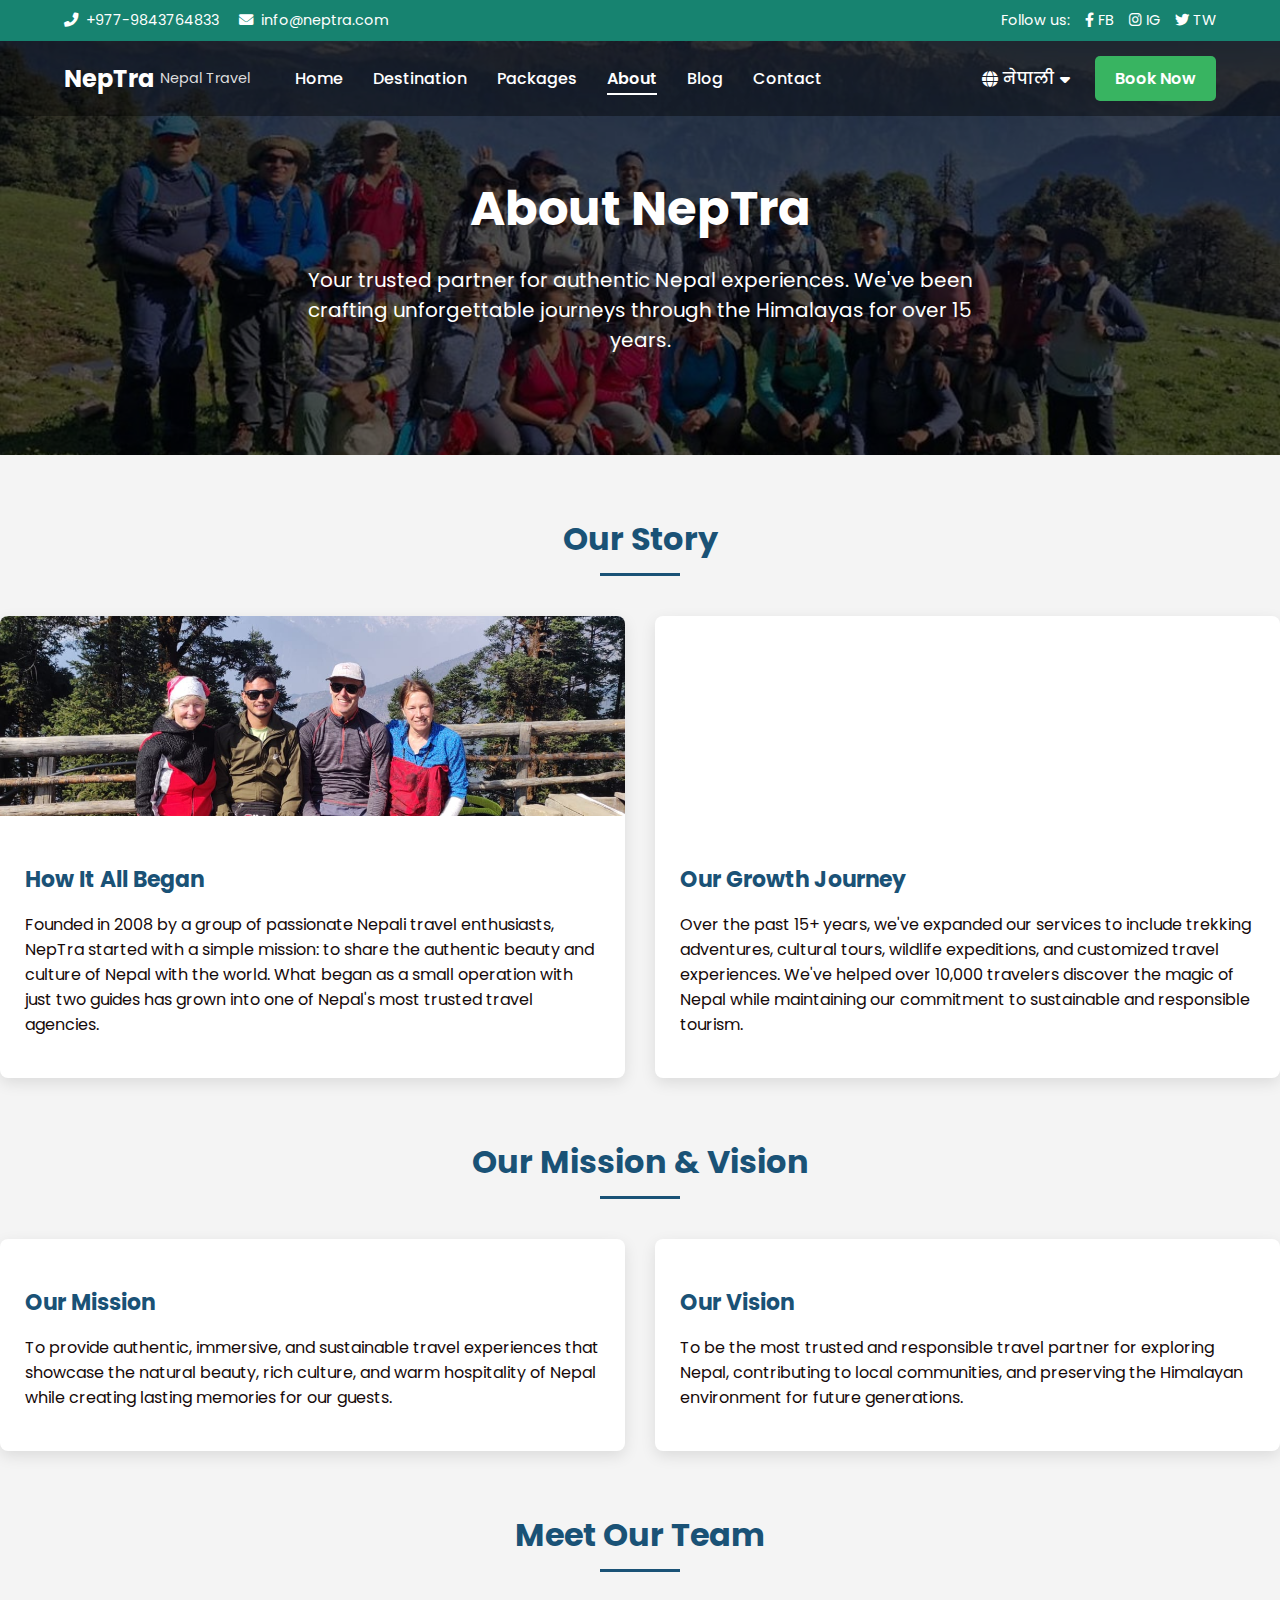
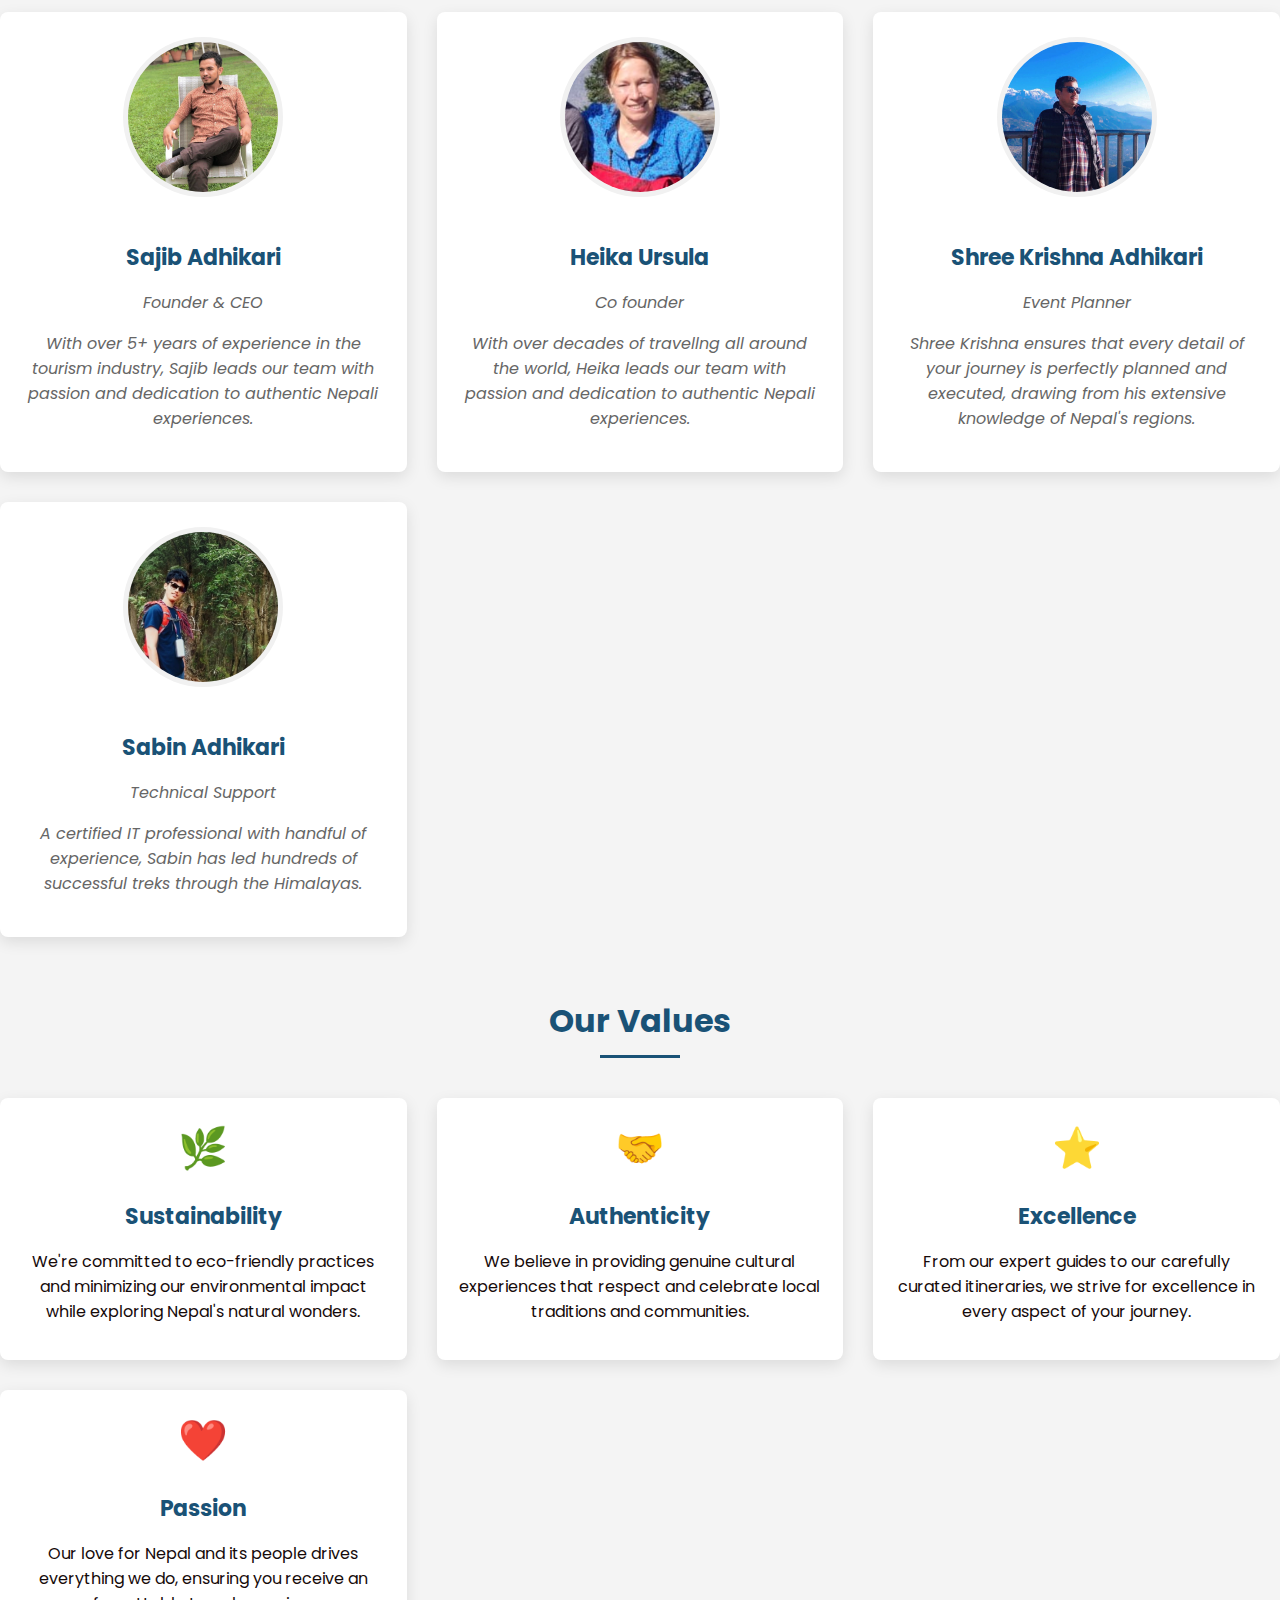
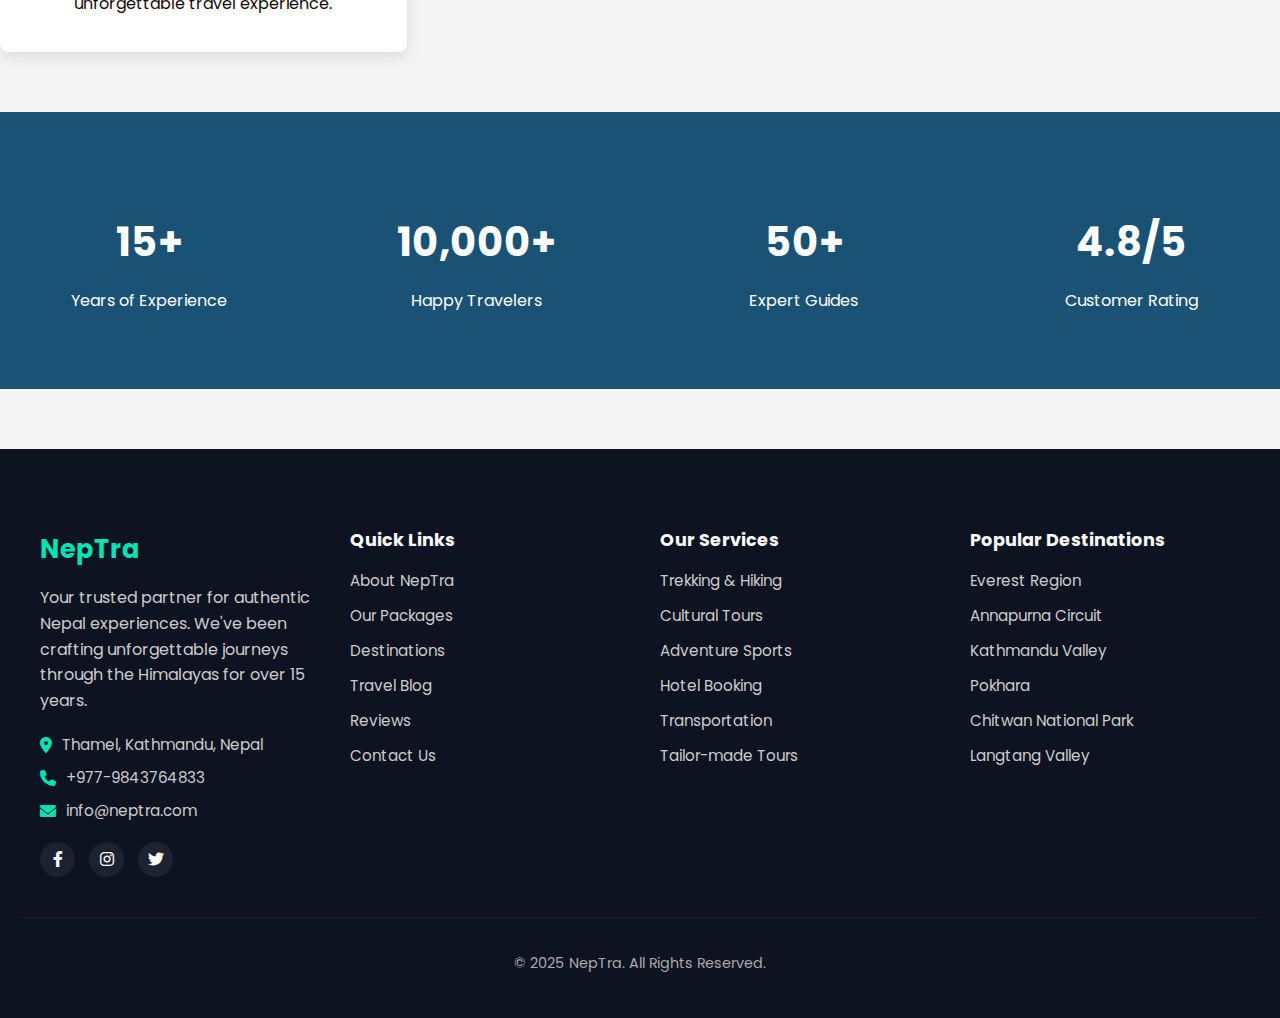
<file: about.html>
<!DOCTYPE html>
<html lang="en">

<head>
  <meta charset="UTF-8">
  <meta name="viewport" content="width=device-width, initial-scale=1.0">
  <title>NepTra - Nepal Travel</title>
  <link rel="stylesheet" href="CSS/about.css">
  <link href="https://fonts.googleapis.com/css2?family=Poppins:wght@300;400;500;600;700&display=swap" rel="stylesheet">
  <link rel="stylesheet" href="https://cdnjs.cloudflare.com/ajax/libs/font-awesome/6.0.0-beta3/css/all.min.css">
</head>

<body>

  <div class="top-bar">
    <div class="top-bar-left">
      <span><i class="fas fa-phone-alt"></i> +977-9843764833</span>
      <span><i class="fas fa-envelope"></i> info@neptra.com</span>
    </div>
    <div class="top-bar-right">
      Follow us:
      <a href="#"><i class="fab fa-facebook-f"></i> FB</a>
      <a href="#"><i class="fab fa-instagram"></i> IG</a>
      <a href="#"><i class="fab fa-twitter"></i> TW</a>
    </div>
  </div>

  <nav class="navbar">
    <div class="navbar-brand">
      <div class="logo"></div>
      <a href="index.html">NepTra</a> <span>Nepal Travel</span>
    </div>
    <div class="nav-links">
      <ul>
        <li><a href="index.html">Home</a></li>
        <li><a href="destinations.html">Destination</a></li>
        <li><a href="packages.html">Packages</a></li>
        <li><a href="about.html" class="active">About</a></li>
        <li><a href="blog.html">Blog</a></li>
        <li><a href="contact.html">Contact</a></li>
      </ul>
    </div>
    <div class="navbar-actions">
      <div class="lang-switcher">
        <i class="fas fa-globe"></i>
        <span>नेपाली</span>
        <i class="fas fa-caret-down"></i>
      </div>
      <a href="#" class="book-now-btn">Book Now</a>
    </div>
  </nav>

  <body>
    <!-- Hero Section -->
    <section class="hero">
      <div class="container">
        <h1>About NepTra</h1>
        <p>Your trusted partner for authentic Nepal experiences. We've been crafting unforgettable journeys through the
          Himalayas for over 15 years.</p>
      </div>
    </section>

    <!-- Our Story Section -->
    <section class="container">
      <h2 class="section-title">Our Story</h2>
      <div class="content-grid">
        <div class="card">
          <div class="card-img"
            style="background-image: url('resources/WhatsApp\ Image\ 2025-09-30\ at\ 21.06.53.jpeg');"></div>
          <div class="card-content">
            <h3>How It All Began</h3>
            <p>Founded in 2008 by a group of passionate Nepali travel enthusiasts, NepTra started with a simple mission:
              to share the authentic beauty and culture of Nepal with the world. What began as a small operation with
              just two guides has grown into one of Nepal's most trusted travel agencies.</p>
          </div>
        </div>
        <div class="card">
          <div class="card-img"
            style="background-image: url('https://images.unsplash.com/photo-1526772662000-3f88f10405ff?ixlib=rb-1.2.1&auto=format&fit=crop&w=1350&q=80');">
          </div>
          <div class="card-content">
            <h3>Our Growth Journey</h3>
            <p>Over the past 15+ years, we've expanded our services to include trekking adventures, cultural tours,
              wildlife expeditions, and customized travel experiences. We've helped over 10,000 travelers discover the
              magic of Nepal while maintaining our commitment to sustainable and responsible tourism.</p>
          </div>
        </div>
      </div>
    </section>

    <!-- Our Mission Section -->
    <section class="container">
      <h2 class="section-title">Our Mission & Vision</h2>
      <div class="content-grid">
        <div class="card">
          <div class="card-content">
            <h3>Our Mission</h3>
            <p>To provide authentic, immersive, and sustainable travel experiences that showcase the natural beauty,
              rich culture, and warm hospitality of Nepal while creating lasting memories for our guests.</p>
          </div>
        </div>
        <div class="card">
          <div class="card-content">
            <h3>Our Vision</h3>
            <p>To be the most trusted and responsible travel partner for exploring Nepal, contributing to local
              communities, and preserving the Himalayan environment for future generations.</p>
          </div>
        </div>
      </div>
    </section>

    <!-- Our Team Section -->
    <section class="container">
      <h2 class="section-title">Meet Our Team</h2>
      <div class="content-grid">
        <div class="card team-member">
          <div class="card-content">
            <img src="resources/daii.jpeg" alt="Team Member" class="team-img">
            <h3>Sajib Adhikari</h3>
            <p>Founder & CEO</p>
            <p>With over 5+ years of experience in the tourism industry, Sajib leads our team with passion and
              dedication to authentic Nepali experiences.</p>
          </div>
        </div>
        <div class="card team-member">
          <div class="card-content">
            <img src="resources/heika.png" alt="Team Member" class="team-img">
            <h3>Heika Ursula</h3>
            <p>Co founder</p>
            <p>With over decades of travellng all around the world, Heika leads our team with passion and dedication to
              authentic Nepali experiences.</p>
          </div>
        </div>

        <div class="card team-member">
          <div class="card-content">
            <img src="resources/dad.jpeg" alt="Team Member" class="team-img">
            <h3>Shree Krishna Adhikari</h3>
            <p>Event Planner</p>
            <p>Shree Krishna ensures that every detail of your journey is perfectly planned and executed, drawing from
              his extensive knowledge of Nepal's regions.</p>
          </div>
        </div>
        <div class="card team-member">
          <div class="card-content">
            <img src="resources/me.jpg" alt="Team Member" class="team-img">
            <h3>Sabin Adhikari</h3>
            <p>Technical Support</p>
            <p>A certified IT professional with handful of experience, Sabin has led hundreds of successful treks
              through the Himalayas.</p>
          </div>
        </div>
      </div>
    </section>

    <!-- Our Values Section -->
    <section class="container">
      <h2 class="section-title">Our Values</h2>
      <div class="content-grid">
        <div class="card value-item">
          <div class="value-icon">🌿</div>
          <h3>Sustainability</h3>
          <p>We're committed to eco-friendly practices and minimizing our environmental impact while exploring Nepal's
            natural wonders.</p>
        </div>
        <div class="card value-item">
          <div class="value-icon">🤝</div>
          <h3>Authenticity</h3>
          <p>We believe in providing genuine cultural experiences that respect and celebrate local traditions and
            communities.</p>
        </div>
        <div class="card value-item">
          <div class="value-icon">⭐</div>
          <h3>Excellence</h3>
          <p>From our expert guides to our carefully curated itineraries, we strive for excellence in every aspect of
            your journey.</p>
        </div>
        <div class="card value-item">
          <div class="value-icon">❤️</div>
          <h3>Passion</h3>
          <p>Our love for Nepal and its people drives everything we do, ensuring you receive an unforgettable travel
            experience.</p>
        </div>
      </div>
    </section>

    <!-- Stats Section -->
    <section class="stats">
      <div class="container">
        <div class="stats-grid">
          <div class="stat-item">
            <h3>15+</h3>
            <p>Years of Experience</p>
          </div>
          <div class="stat-item">
            <h3>10,000+</h3>
            <p>Happy Travelers</p>
          </div>
          <div class="stat-item">
            <h3>50+</h3>
            <p>Expert Guides</p>
          </div>
          <div class="stat-item">
            <h3>4.8/5</h3>
            <p>Customer Rating</p>
          </div>
        </div>
      </div>
    </section>




    <footer>
      <div class="footer-container">

        <!-- About & Contact -->
        <div class="footer-about">
          <h2><span>NepTra</span></h2>
          <p>Your trusted partner for authentic Nepal experiences. We've been crafting unforgettable journeys through
            the Himalayas for over 15 years.</p>

          <ul class="contact-info">
            <li><i class="fas fa-map-marker-alt"></i> Thamel, Kathmandu, Nepal</li>
            <li><i class="fas fa-phone"></i> +977-9843764833</li>
            <li><i class="fas fa-envelope"></i> info@neptra.com</li>
          </ul>

          <div class="social-icons">
            <a href="#"><i class="fab fa-facebook-f"></i></a>
            <a href="#"><i class="fab fa-instagram"></i></a>
            <a href="#"><i class="fab fa-twitter"></i></a>
          </div>
        </div>

        <!-- Quick Links -->
        <div class="footer-col">
          <h3>Quick Links</h3>
          <ul>
            <li><a href="#">About NepTra</a></li>
            <li><a href="#">Our Packages</a></li>
            <li><a href="#">Destinations</a></li>
            <li><a href="#">Travel Blog</a></li>
            <li><a href="#">Reviews</a></li>
            <li><a href="#">Contact Us</a></li>
          </ul>
        </div>

        <!-- Services -->
        <div class="footer-col">
          <h3>Our Services</h3>
          <ul>
            <li><a href="#">Trekking & Hiking</a></li>
            <li><a href="#">Cultural Tours</a></li>
            <li><a href="#">Adventure Sports</a></li>
            <li><a href="#">Hotel Booking</a></li>
            <li><a href="#">Transportation</a></li>
            <li><a href="#">Tailor-made Tours</a></li>
          </ul>
        </div>

        <!-- Popular Destinations -->
        <div class="footer-col">
          <h3>Popular Destinations</h3>
          <ul>
            <li><a href="#">Everest Region</a></li>
            <li><a href="#">Annapurna Circuit</a></li>
            <li><a href="#">Kathmandu Valley</a></li>
            <li><a href="#">Pokhara</a></li>
            <li><a href="#">Chitwan National Park</a></li>
            <li><a href="#">Langtang Valley</a></li>
          </ul>
        </div>

      </div>

      <!-- Bottom copyright -->
      <div class="footer-bottom">
        <p>&copy; 2025 NepTra. All Rights Reserved.</p>
      </div>
    </footer>
</file>
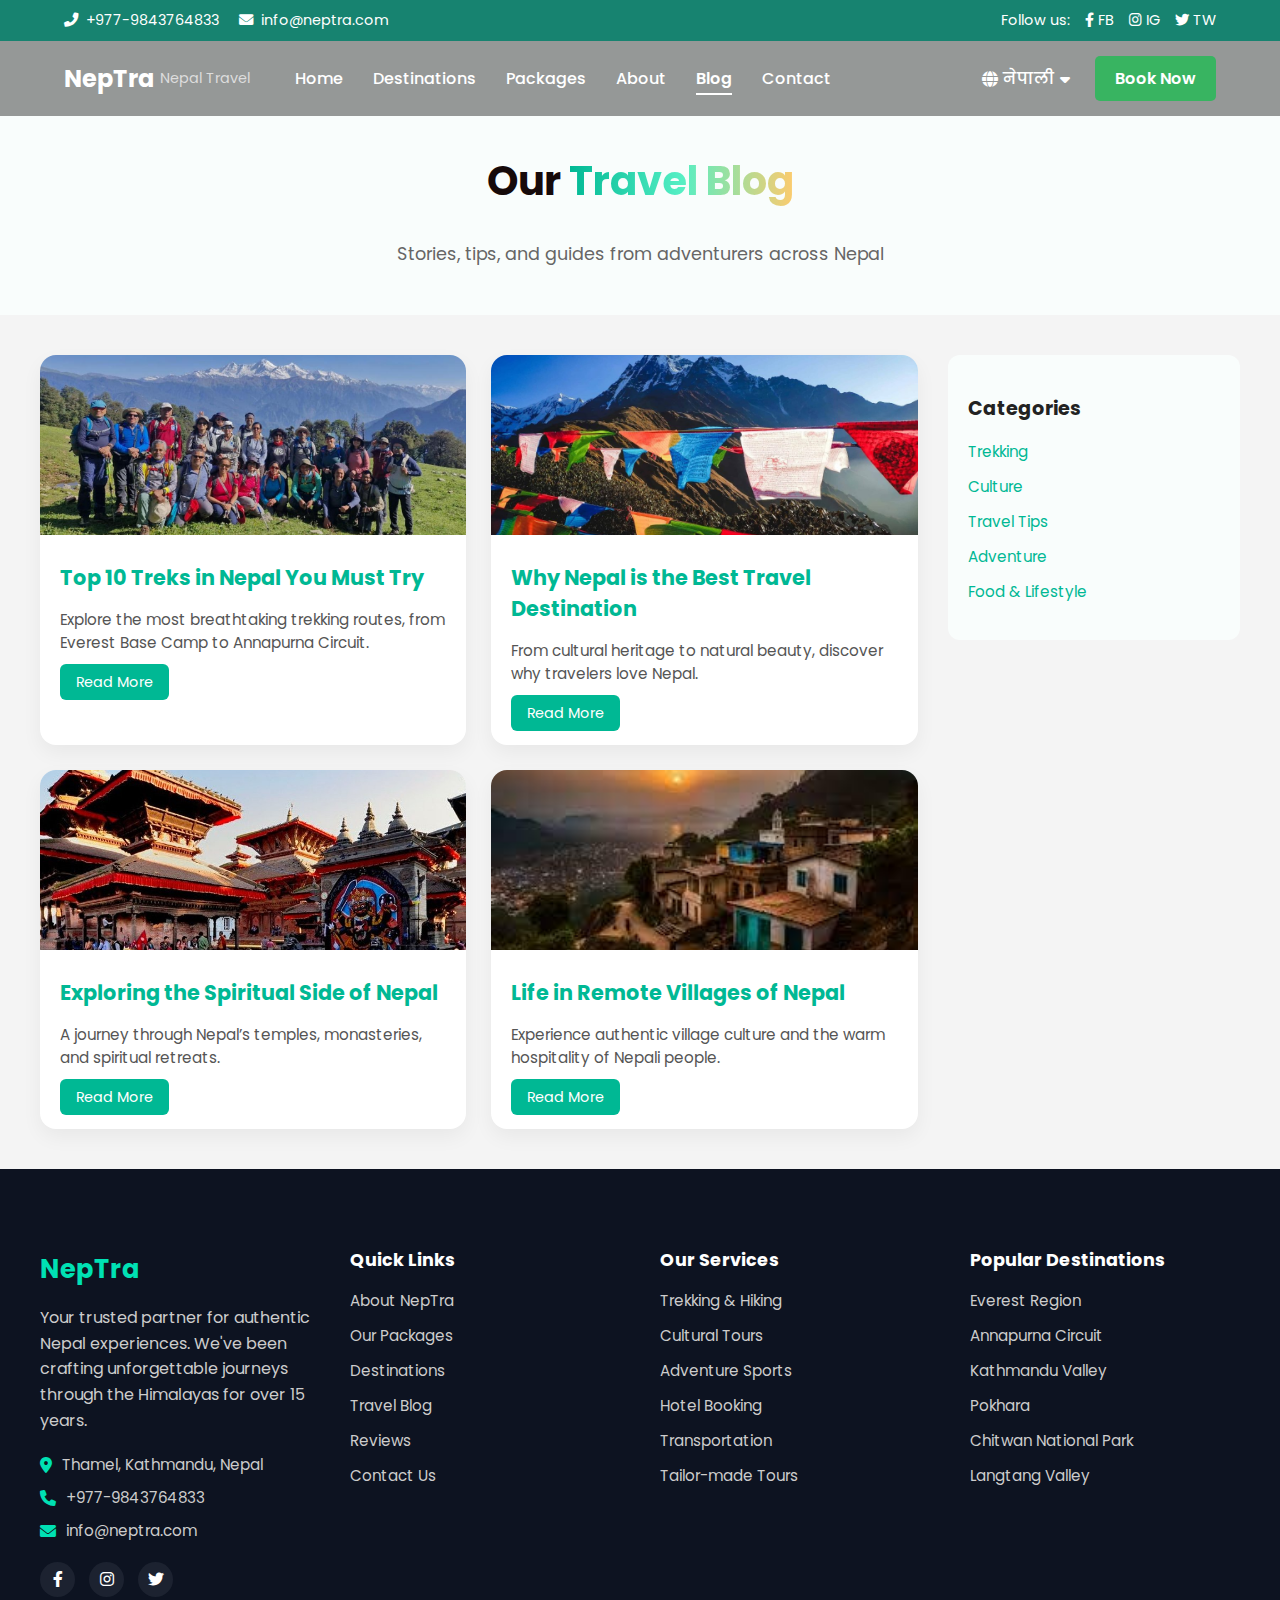
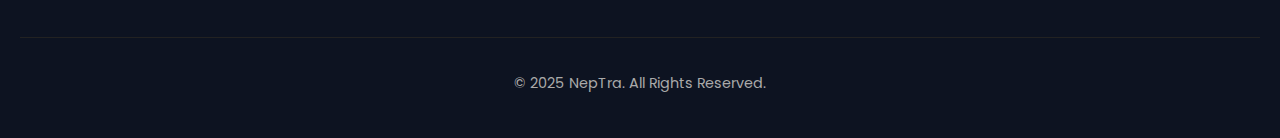
<file: blog.html>
<!DOCTYPE html>
<html lang="en">
<head>
  <meta charset="UTF-8">
  <meta name="viewport" content="width=device-width, initial-scale=1.0">
  <title>NepTra - Travel Packages</title>
  <link rel="stylesheet" href="CSS/blog.css">
  <link rel="stylesheet" href="https://cdnjs.cloudflare.com/ajax/libs/font-awesome/6.0.0-beta3/css/all.min.css">
  <link href="https://fonts.googleapis.com/css2?family=Poppins:wght@300;400;500;600;700&display=swap" rel="stylesheet">
</head>

<body>
  <div class="top-bar">
    <div class="top-bar-left">
      <span><i class="fas fa-phone-alt"></i> +977-9843764833</span>
      <span><i class="fas fa-envelope"></i> info@neptra.com</span>
    </div>
    <div class="top-bar-right">
      Follow us:
      <a href="#"><i class="fab fa-facebook-f"></i> FB</a>
      <a href="#"><i class="fab fa-instagram"></i> IG</a>
      <a href="#"><i class="fab fa-twitter"></i> TW</a>
    </div>
  </div>
  <nav class="navbar">
    <div class="navbar-brand">
      <div class="logo"></div>
      <a href="index.html">NepTra</a> <span>Nepal Travel</span>
    </div>
    <div class="nav-links">
      <ul>
        <li><a href="index.html">Home</a></li>
        <li><a href="destinations.html">Destinations</a></li>
        <li><a href="packages.html"> Packages</a></li>
        <li><a href="about.html">About</a></li>
        <li><a href="blog.html" class="active">Blog</a></li>
        <li><a href="contact.html">Contact</a></li>
      </ul>
    </div>
    <div class="navbar-actions">
      <div class="lang-switcher">
        <i class="fas fa-globe"></i>
        <span>नेपाली</span>
        <i class="fas fa-caret-down"></i>
      </div>
      <a href="#" class="book-now-btn">Book Now</a>
    </div>
  </nav>

   <!-- Blog Header -->
  <header>
    <h1>Our <span>Travel Blog</span></h1>
    <p>Stories, tips, and guides from adventurers across Nepal</p>
  </header>

  <!-- Blog Section -->
  <section class="blog-container">
    <!-- Blog Posts -->
    <div class="blog-posts">
      <div class="post-card">
        <img src="/resources/Trekking_03.jpg" alt="Blog 1">
        <div class="post-content">
          <h3>Top 10 Treks in Nepal You Must Try</h3>
          <p>Explore the most breathtaking trekking routes, from Everest Base Camp to Annapurna Circuit.</p>
          <a href="#">Read More</a>
        </div>
      </div>

      <div class="post-card">
        <img src="resources/npt.jpg" alt="Blog 2">
        <div class="post-content">
          <h3>Why Nepal is the Best Travel Destination</h3>
          <p>From cultural heritage to natural beauty, discover why travelers love Nepal.</p>
          <a href="#">Read More</a>
        </div>
      </div>

      <div class="post-card">
        <img src="resources/1-6.jpg" alt="Blog 3">
        <div class="post-content">
          <h3>Exploring the Spiritual Side of Nepal</h3>
          <p>A journey through Nepal’s temples, monasteries, and spiritual retreats.</p>
          <a href="#">Read More</a>
        </div>
      </div>

      <div class="post-card">
        <img src="resources/images (6).jpg" alt="Blog 4">
        <div class="post-content">
          <h3>Life in Remote Villages of Nepal</h3>
          <p>Experience authentic village culture and the warm hospitality of Nepali people.</p>
          <a href="#">Read More</a>
        </div>
      </div>
    </div>

    <!-- Sidebar -->
    <aside class="sidebar">
      <h3>Categories</h3>
      <ul>
        <li><a href="#">Trekking</a></li>
        <li><a href="#">Culture</a></li>
        <li><a href="#">Travel Tips</a></li>
        <li><a href="#">Adventure</a></li>
        <li><a href="#">Food & Lifestyle</a></li>
      </ul>
    </aside>
  </section>

    <!-- ===== FOOTER ===== -->
  <footer>
    <div class="footer-container">

      <!-- About & Contact -->
      <div class="footer-about">
        <h2><span>NepTra</span></h2>
        <p>Your trusted partner for authentic Nepal experiences. We've been crafting unforgettable journeys through the
          Himalayas for over 15 years.</p>

        <ul class="contact-info">
          <li><i class="fas fa-map-marker-alt"></i> Thamel, Kathmandu, Nepal</li>
          <li><i class="fas fa-phone"></i> +977-9843764833</li>
          <li><i class="fas fa-envelope"></i> info@neptra.com</li>
        </ul>

        <div class="social-icons">
          <a href="#"><i class="fab fa-facebook-f"></i></a>
          <a href="#"><i class="fab fa-instagram"></i></a>
          <a href="#"><i class="fab fa-twitter"></i></a>
        </div>
      </div>

      <!-- Quick Links -->
      <div class="footer-col">
        <h3>Quick Links</h3>
        <ul>
          <li><a href="#">About NepTra</a></li>
          <li><a href="#">Our Packages</a></li>
          <li><a href="#">Destinations</a></li>
          <li><a href="#">Travel Blog</a></li>
          <li><a href="#">Reviews</a></li>
          <li><a href="#">Contact Us</a></li>
        </ul>
      </div>

      <!-- Services -->
      <div class="footer-col">
        <h3>Our Services</h3>
        <ul>
          <li><a href="#">Trekking & Hiking</a></li>
          <li><a href="#">Cultural Tours</a></li>
          <li><a href="#">Adventure Sports</a></li>
          <li><a href="#">Hotel Booking</a></li>
          <li><a href="#">Transportation</a></li>
          <li><a href="#">Tailor-made Tours</a></li>
        </ul>
      </div>

      <!-- Popular Destinations -->
      <div class="footer-col">
        <h3>Popular Destinations</h3>
        <ul>
          <li><a href="#">Everest Region</a></li>
          <li><a href="#">Annapurna Circuit</a></li>
          <li><a href="#">Kathmandu Valley</a></li>
          <li><a href="#">Pokhara</a></li>
          <li><a href="#">Chitwan National Park</a></li>
          <li><a href="#">Langtang Valley</a></li>
        </ul>
      </div>

    </div>

    <!-- Bottom copyright -->
    <div class="footer-bottom">
      <p>&copy; 2025 NepTra. All Rights Reserved.</p>
    </div>
  </footer>
</file>
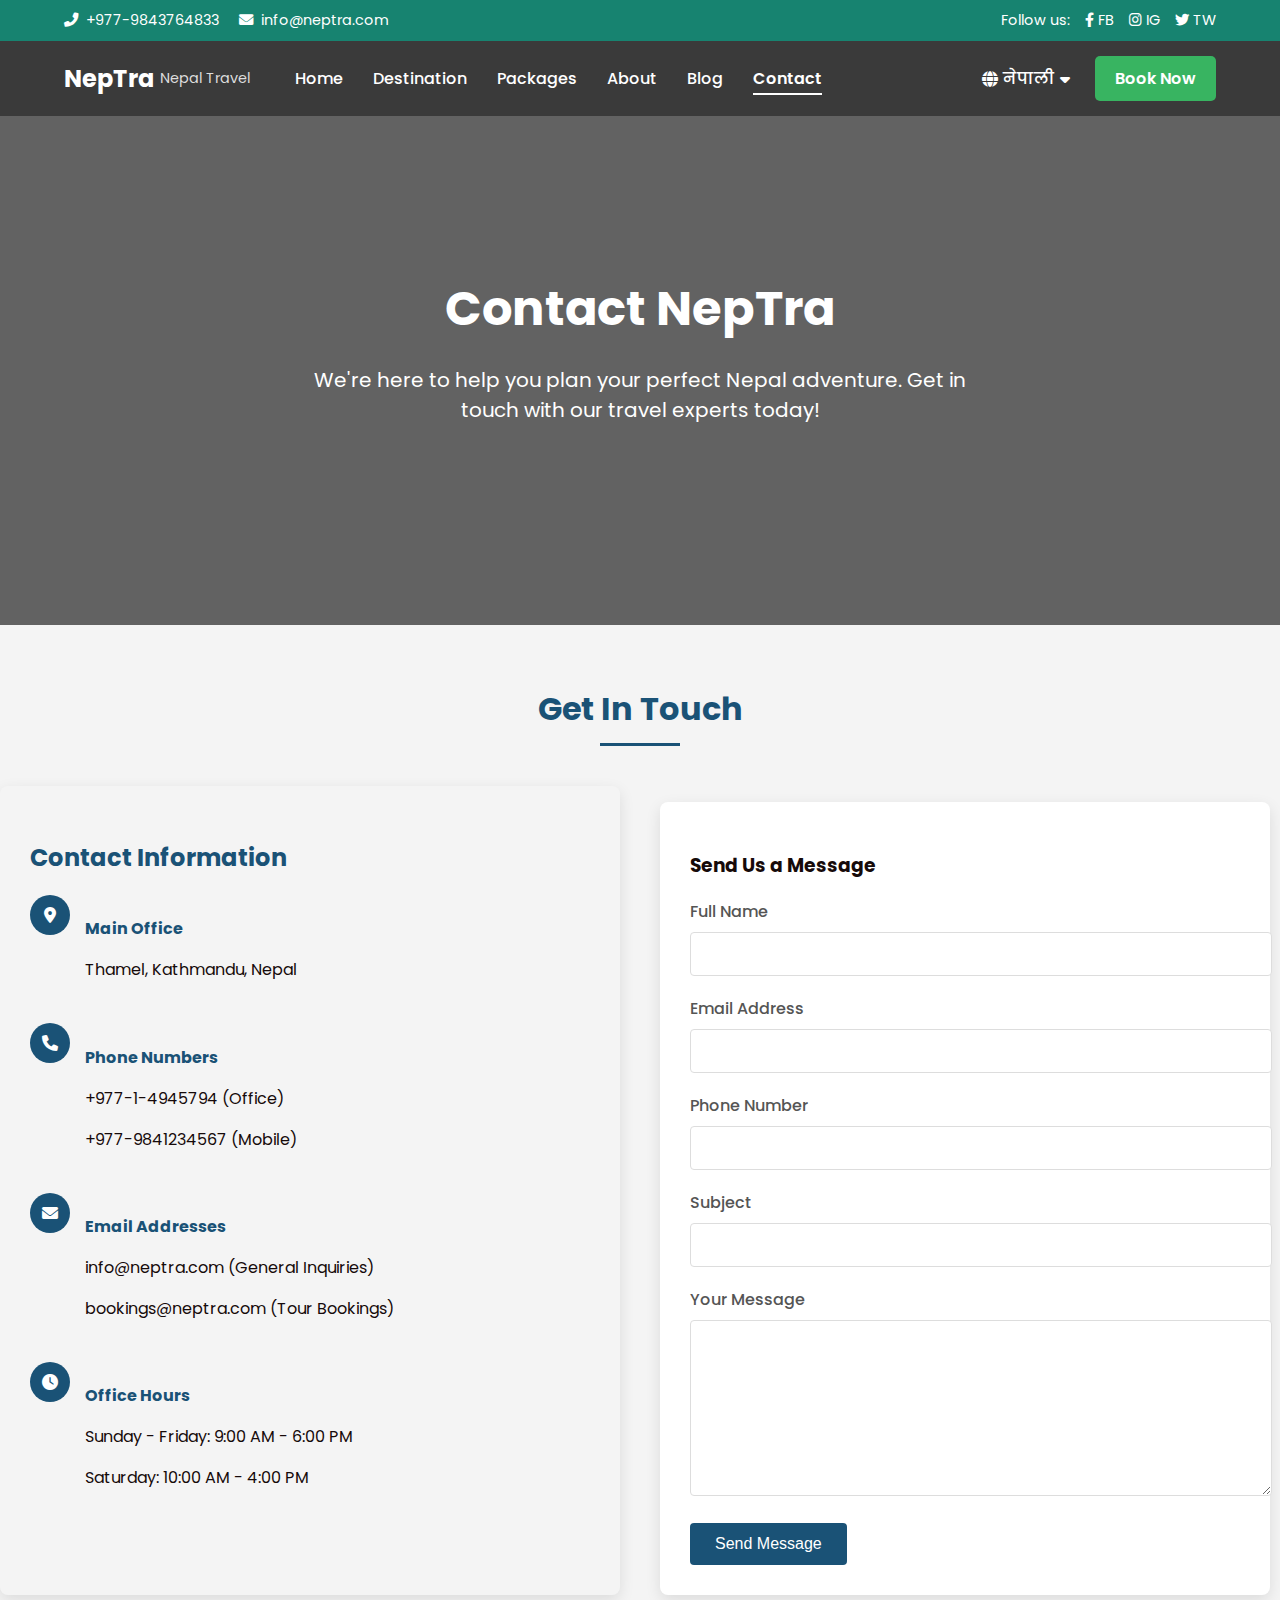
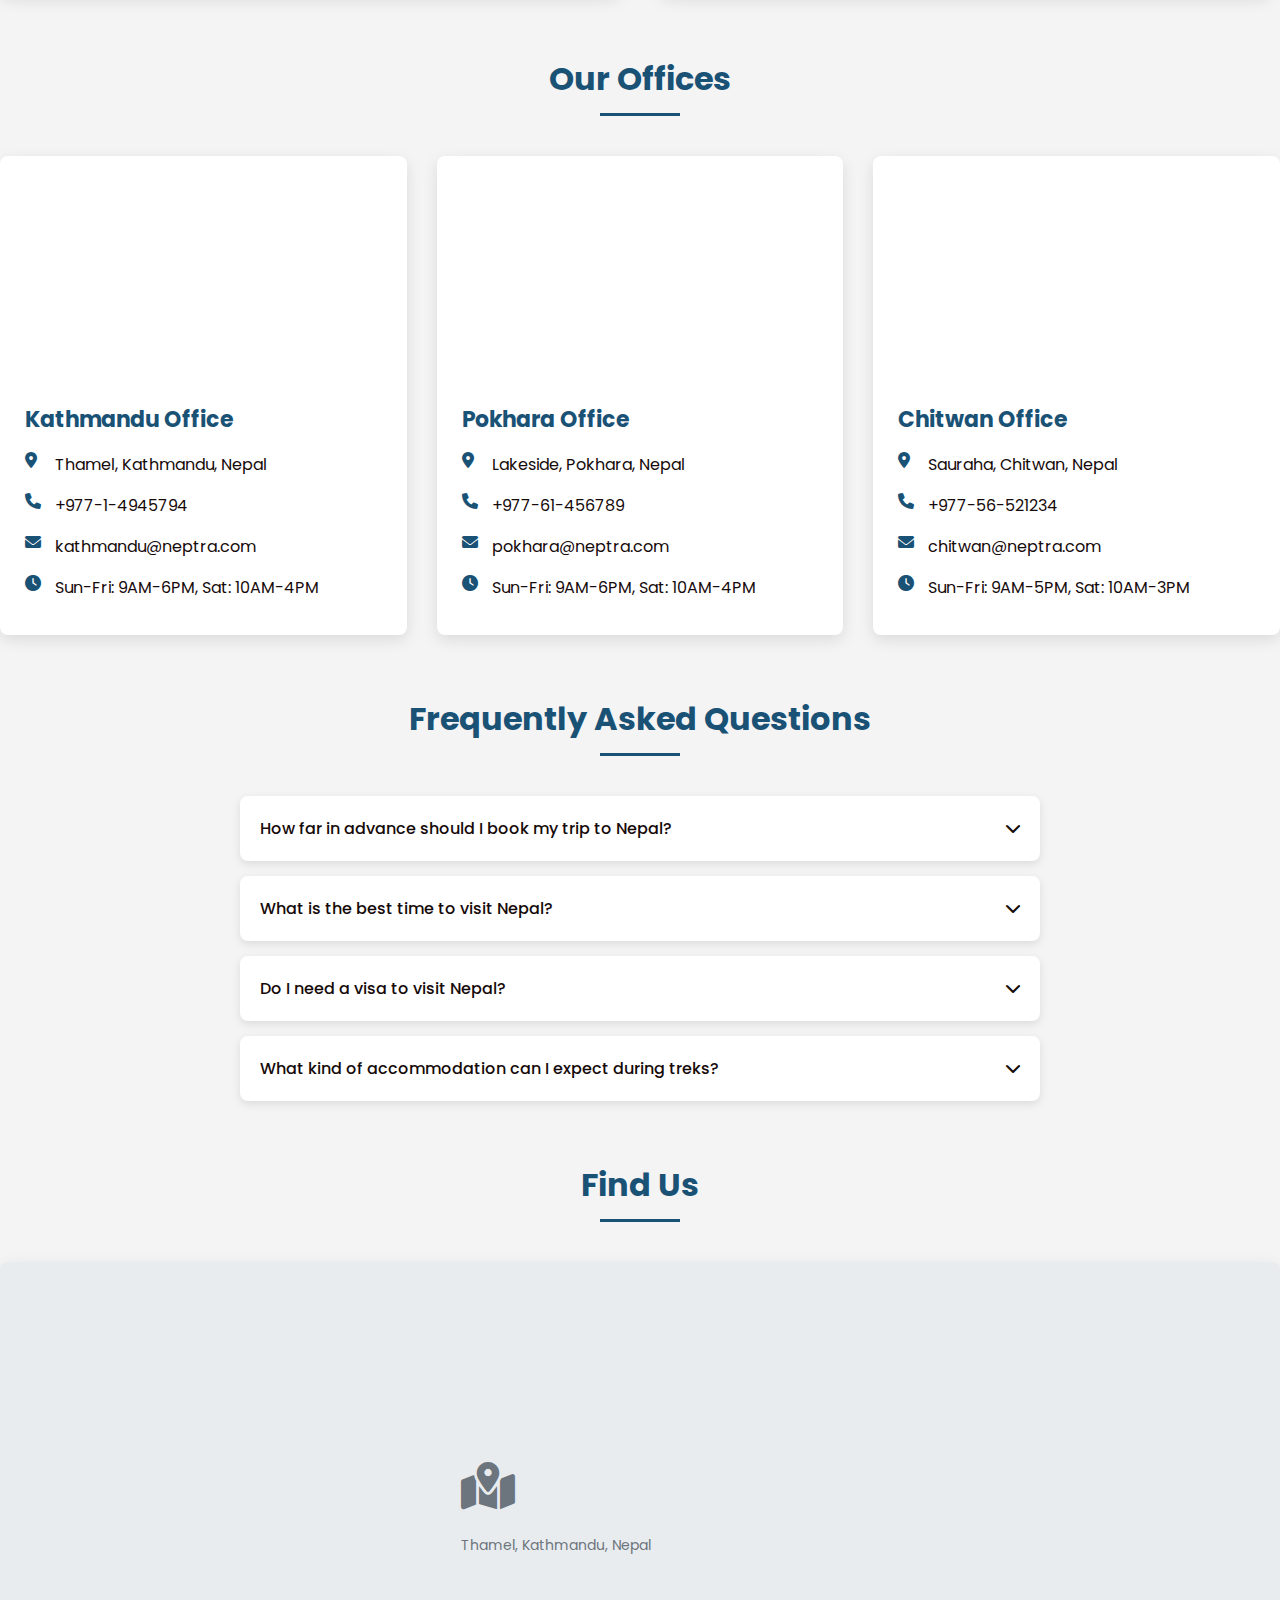
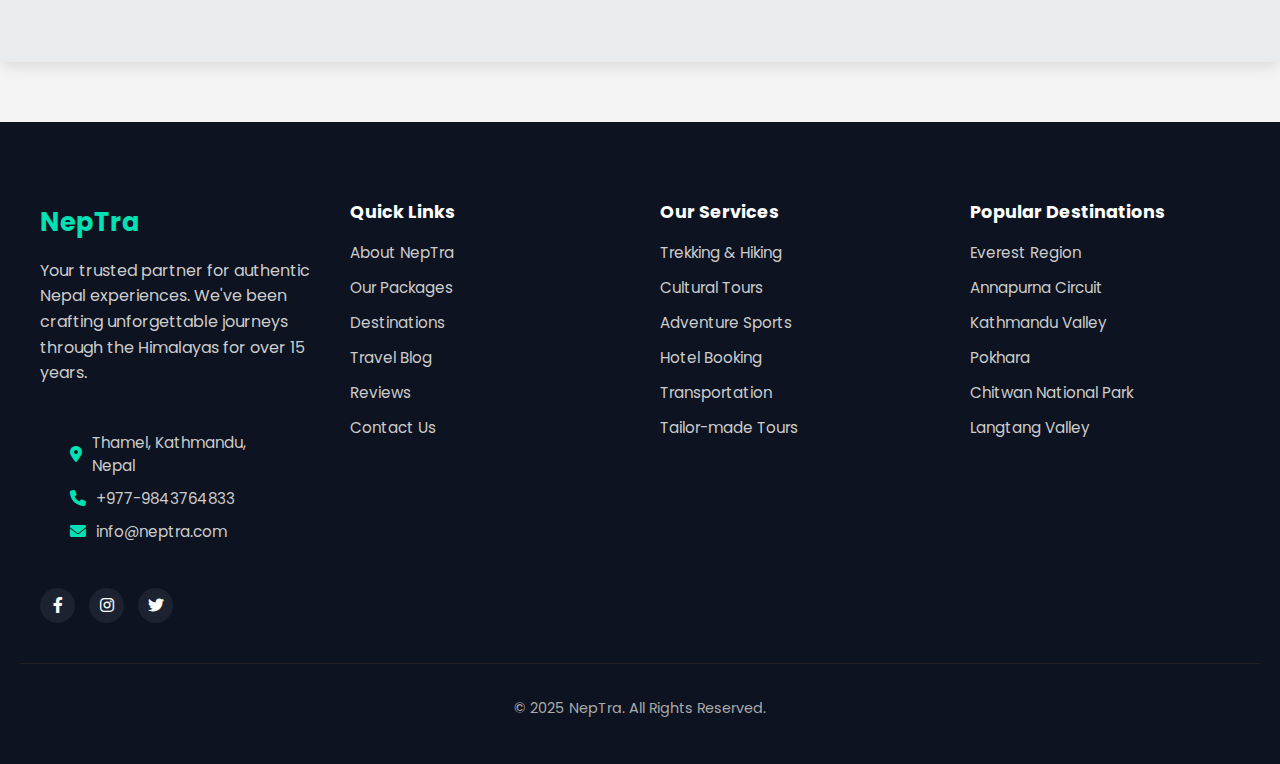
<file: contact.html>
<!DOCTYPE html>
<html lang="en">

<head>
    <meta charset="UTF-8">
    <meta name="viewport" content="width=device-width, initial-scale=1.0">
    <title>NepTra - Nepal Travel</title>
    <link rel="stylesheet" href="CSS/contact.css">
    <link href="https://fonts.googleapis.com/css2?family=Poppins:wght@300;400;500;600;700&display=swap"
        rel="stylesheet">
    <link rel="stylesheet" href="https://cdnjs.cloudflare.com/ajax/libs/font-awesome/6.0.0-beta3/css/all.min.css">
</head>

<body>

    <div class="top-bar">
        <div class="top-bar-left">
            <span><i class="fas fa-phone-alt"></i> +977-9843764833</span>
            <span><i class="fas fa-envelope"></i> info@neptra.com</span>
        </div>
        <div class="top-bar-right">
            Follow us:
            <a href="#"><i class="fab fa-facebook-f"></i> FB</a>
            <a href="#"><i class="fab fa-instagram"></i> IG</a>
            <a href="#"><i class="fab fa-twitter"></i> TW</a>
        </div>
    </div>

    <nav class="navbar">
        <div class="navbar-brand">
            <div class="logo"></div>
            <a href="index.html">NepTra</a> <span>Nepal Travel</span>
        </div>
        <div class="nav-links">
            <ul>
                <li><a href="index.html">Home</a></li>
                <li><a href="destinations.html">Destination</a></li>
                <li><a href="packages.html">Packages</a></li>
                <li><a href="about.html">About</a></li>
                <li><a href="blog.html">Blog</a></li>
                <li><a href="contact.html" class="active">Contact</a></li>
            </ul>
        </div>
        <div class="navbar-actions">
            <div class="lang-switcher">
                <i class="fas fa-globe"></i>
                <span>नेपाली</span>
                <i class="fas fa-caret-down"></i>
            </div>
            <a href="#" class="book-now-btn">Book Now</a>
        </div>
    </nav>
    </head>

    <body>
        <!-- Hero Section -->
        <section class="hero">
            <div class="container">
                <h1>Contact NepTra</h1>
                <p>We're here to help you plan your perfect Nepal adventure. Get in touch with our travel experts today!
                </p>
            </div>
        </section>

        <!-- Contact Section -->
        <section class="contact-section container">
            <h2 class="section-title">Get In Touch</h2>
            <div class="contact-container">
                <div class="contact-information">
                    <h3>Contact Information</h3>
                    <div class="contact-item">
                        <div class="contact-icon">
                            <i class="fas fa-map-marker-alt"></i>
                        </div>
                        <div class="contact-details">
                            <h4>Main Office</h4>
                            <p>Thamel, Kathmandu, Nepal</p>
                        </div>
                    </div>
                    <div class="contact-item">
                        <div class="contact-icon">
                            <i class="fas fa-phone"></i>
                        </div>
                        <div class="contact-details">
                            <h4>Phone Numbers</h4>
                            <p>+977-1-4945794 (Office)</p>
                            <p>+977-9841234567 (Mobile)</p>
                        </div>
                    </div>
                    <div class="contact-item">
                        <div class="contact-icon">
                            <i class="fas fa-envelope"></i>
                        </div>
                        <div class="contact-details">
                            <h4>Email Addresses</h4>
                            <p>info@neptra.com (General Inquiries)</p>
                            <p>bookings@neptra.com (Tour Bookings)</p>
                        </div>
                    </div>
                    <div class="contact-item">
                        <div class="contact-icon">
                            <i class="fas fa-clock"></i>
                        </div>
                        <div class="contact-details">
                            <h4>Office Hours</h4>
                            <p>Sunday - Friday: 9:00 AM - 6:00 PM</p>
                            <p>Saturday: 10:00 AM - 4:00 PM</p>
                        </div>
                    </div>
                </div>

                <div class="contact-form">
                    <h3>Send Us a Message</h3>
                    <form id="contactForm">
                        <div class="form-group">
                            <label for="name">Full Name</label>
                            <input type="text" id="name" class="form-control" required>
                        </div>
                        <div class="form-group">
                            <label for="email">Email Address</label>
                            <input type="email" id="email" class="form-control" required>
                        </div>
                        <div class="form-group">
                            <label for="phone">Phone Number</label>
                            <input type="tel" id="phone" class="form-control">
                        </div>
                        <div class="form-group">
                            <label for="subject">Subject</label>
                            <input type="text" id="subject" class="form-control" required>
                        </div>
                        <div class="form-group">
                            <label for="message">Your Message</label>
                            <textarea id="message" class="form-control" required></textarea>
                        </div>
                        <button type="submit" class="btn">Send Message</button>
                    </form>
                </div>
            </div>
        </section>

        <!-- Office Locations -->
        <section class="locations-section container">
            <h2 class="section-title">Our Offices</h2>
            <div class="locations-grid">
                <div class="location-card">
                    <div class="location-img"
                        style="background-image: url('https://images.unsplash.com/photo-1544735716-2fdfb0078416?ixlib=rb-1.2.1&auto=format&fit=crop&w=1350&q=80');">
                    </div>
                    <div class="location-content">
                        <h3>Kathmandu Office</h3>
                        <p><i class="fas fa-map-marker-alt"></i> Thamel, Kathmandu, Nepal</p>
                        <p><i class="fas fa-phone"></i> +977-1-4945794</p>
                        <p><i class="fas fa-envelope"></i> kathmandu@neptra.com</p>
                        <p><i class="fas fa-clock"></i> Sun-Fri: 9AM-6PM, Sat: 10AM-4PM</p>
                    </div>
                </div>
                <div class="location-card">
                    <div class="location-img"
                        style="background-image: url('https://images.unsplash.com/photo-1564507004663-b6dfb3c824d5?ixlib=rb-1.2.1&auto=format&fit=crop&w=1350&q=80');">
                    </div>
                    <div class="location-content">
                        <h3>Pokhara Office</h3>
                        <p><i class="fas fa-map-marker-alt"></i> Lakeside, Pokhara, Nepal</p>
                        <p><i class="fas fa-phone"></i> +977-61-456789</p>
                        <p><i class="fas fa-envelope"></i> pokhara@neptra.com</p>
                        <p><i class="fas fa-clock"></i> Sun-Fri: 9AM-6PM, Sat: 10AM-4PM</p>
                    </div>
                </div>
                <div class="location-card">
                    <div class="location-img"
                        style="background-image: url('https://images.unsplash.com/photo-1585409677983-0f6c41ca9c3b?ixlib=rb-1.2.1&auto=format&fit=crop&w=1350&q=80');">
                    </div>
                    <div class="location-content">
                        <h3>Chitwan Office</h3>
                        <p><i class="fas fa-map-marker-alt"></i> Sauraha, Chitwan, Nepal</p>
                        <p><i class="fas fa-phone"></i> +977-56-521234</p>
                        <p><i class="fas fa-envelope"></i> chitwan@neptra.com</p>
                        <p><i class="fas fa-clock"></i> Sun-Fri: 9AM-5PM, Sat: 10AM-3PM</p>
                    </div>
                </div>
            </div>
        </section>

        <!-- FAQ Section -->
        <section class="faq-section container">
            <h2 class="section-title">Frequently Asked Questions</h2>
            <div class="faq-container">
                <div class="faq-item">
                    <div class="faq-question">
                        How far in advance should I book my trip to Nepal?
                        <i class="fas fa-chevron-down faq-toggle"></i>
                    </div>
                    <div class="faq-answer">
                        <p>We recommend booking at least 2-3 months in advance for the best availability, especially for
                            peak seasons (Spring and Autumn). For trekking permits and flights to remote areas, earlier
                            booking is advised.</p>
                    </div>
                </div>
                <div class="faq-item">
                    <div class="faq-question">
                        What is the best time to visit Nepal?
                        <i class="fas fa-chevron-down faq-toggle"></i>
                    </div>
                    <div class="faq-answer">
                        <p>The best times are during the Spring (March to May) and Autumn (September to November)
                            seasons when the weather is pleasant, skies are clear, and mountain views are spectacular.
                        </p>
                    </div>
                </div>
                <div class="faq-item">
                    <div class="faq-question">
                        Do I need a visa to visit Nepal?
                        <i class="fas fa-chevron-down faq-toggle"></i>
                    </div>
                    <div class="faq-answer">
                        <p>Yes, most foreign nationals need a visa to enter Nepal. Tourist visas can be obtained on
                            arrival at Tribhuvan International Airport or at land border crossings. We recommend
                            checking the latest requirements with the Nepalese embassy in your country.</p>
                    </div>
                </div>
                <div class="faq-item">
                    <div class="faq-question">
                        What kind of accommodation can I expect during treks?
                        <i class="fas fa-chevron-down faq-toggle"></i>
                    </div>
                    <div class="faq-answer">
                        <p>During treks, you'll stay in teahouses or lodges which provide basic but comfortable
                            accommodation. Rooms are typically simple with shared bathroom facilities. In cities, we
                            offer a range of accommodation options from budget to luxury hotels.</p>
                    </div>
                </div>
            </div>
        </section>

        <!-- Map Section -->
        <section class="map-section container">
            <h2 class="section-title">Find Us</h2>
            <div class="map-container">
                <div class="map-placeholder">
                    <div>
                        <i class="fas fa-map-marked-alt" style="font-size: 48px; margin-bottom: 15px;"></i>
                        <iframe src="https://www.google.com/maps/place/Makalu+Adventure+Pvt.+Ltd/@27.7151471,85.3123016,20.01z/data=!4m15!1m8!3m7!1s0x39eb18fcb77fd4bd:0x58099b1deffed8d4!2sThamel,+Kathmandu+44600,+Nepal!3b1!8m2!3d27.7153902!4d85.3123293!16zL20vMGI2Mmpr!3m5!1s0x39eb18fdcb27b42d:0x25fd08b02ce8b33f!8m2!3d27.7152128!4d85.3125328!16s%2Fg%2F11dzd4kd7v?hl=en-US&entry=ttu&g_ep=EgoyMDI1MDkyNC4wIKXMDSoASAFQAw%3D%3D" style="border:0;" allowfullscreen="" loading="lazy"></iframe>
                        <p style="font-size: 14px; margin-top: 10px;">Thamel, Kathmandu, Nepal</p>
                    </div>
                </div>
            </div>
        </section>

        <!-- Footer -->
        <footer>
            <div class="footer-container">

                <!-- About & Contact -->
                <div class="footer-about">
                    <h2><span>NepTra</span></h2>
                    <p>Your trusted partner for authentic Nepal experiences. We've been crafting unforgettable journeys
                        through the Himalayas for over 15 years.</p>

                    <ul class="contact-info">
                        <li><i class="fas fa-map-marker-alt"></i> Thamel, Kathmandu, Nepal</li>
                        <li><i class="fas fa-phone"></i> +977-9843764833</li>
                        <li><i class="fas fa-envelope"></i> info@neptra.com</li>
                    </ul>

                    <div class="social-icons">
                        <a href="#"><i class="fab fa-facebook-f"></i></a>
                        <a href="#"><i class="fab fa-instagram"></i></a>
                        <a href="#"><i class="fab fa-twitter"></i></a>
                    </div>
                </div>

                <!-- Quick Links -->
                <div class="footer-col">
                    <h3>Quick Links</h3>
                    <ul>
                        <li><a href="#">About NepTra</a></li>
                        <li><a href="#">Our Packages</a></li>
                        <li><a href="#">Destinations</a></li>
                        <li><a href="#">Travel Blog</a></li>
                        <li><a href="#">Reviews</a></li>
                        <li><a href="#">Contact Us</a></li>
                    </ul>
                </div>

                <!-- Services -->
                <div class="footer-col">
                    <h3>Our Services</h3>
                    <ul>
                        <li><a href="#">Trekking & Hiking</a></li>
                        <li><a href="#">Cultural Tours</a></li>
                        <li><a href="#">Adventure Sports</a></li>
                        <li><a href="#">Hotel Booking</a></li>
                        <li><a href="#">Transportation</a></li>
                        <li><a href="#">Tailor-made Tours</a></li>
                    </ul>
                </div>

                <!-- Popular Destinations -->
                <div class="footer-col">
                    <h3>Popular Destinations</h3>
                    <ul>
                        <li><a href="#">Everest Region</a></li>
                        <li><a href="#">Annapurna Circuit</a></li>
                        <li><a href="#">Kathmandu Valley</a></li>
                        <li><a href="#">Pokhara</a></li>
                        <li><a href="#">Chitwan National Park</a></li>
                        <li><a href="#">Langtang Valley</a></li>
                    </ul>
                </div>

            </div>

            <!-- Bottom copyright -->
            <div class="footer-bottom">
                <p>&copy; 2025 NepTra. All Rights Reserved.</p>
            </div>
        </footer>

        <script>
            // FAQ Toggle Functionality
            document.querySelectorAll('.faq-question').forEach(question => {
                question.addEventListener('click', () => {
                    const faqItem = question.parentElement;
                    faqItem.classList.toggle('active');
                });
            });

            // Form Submission
            document.getElementById('contactForm').addEventListener('submit', function (e) {
                e.preventDefault();
                alert('Thank you for your message! We will get back to you soon.');
                this.reset();
            });
        </script>
    </body>

</html>
</file>
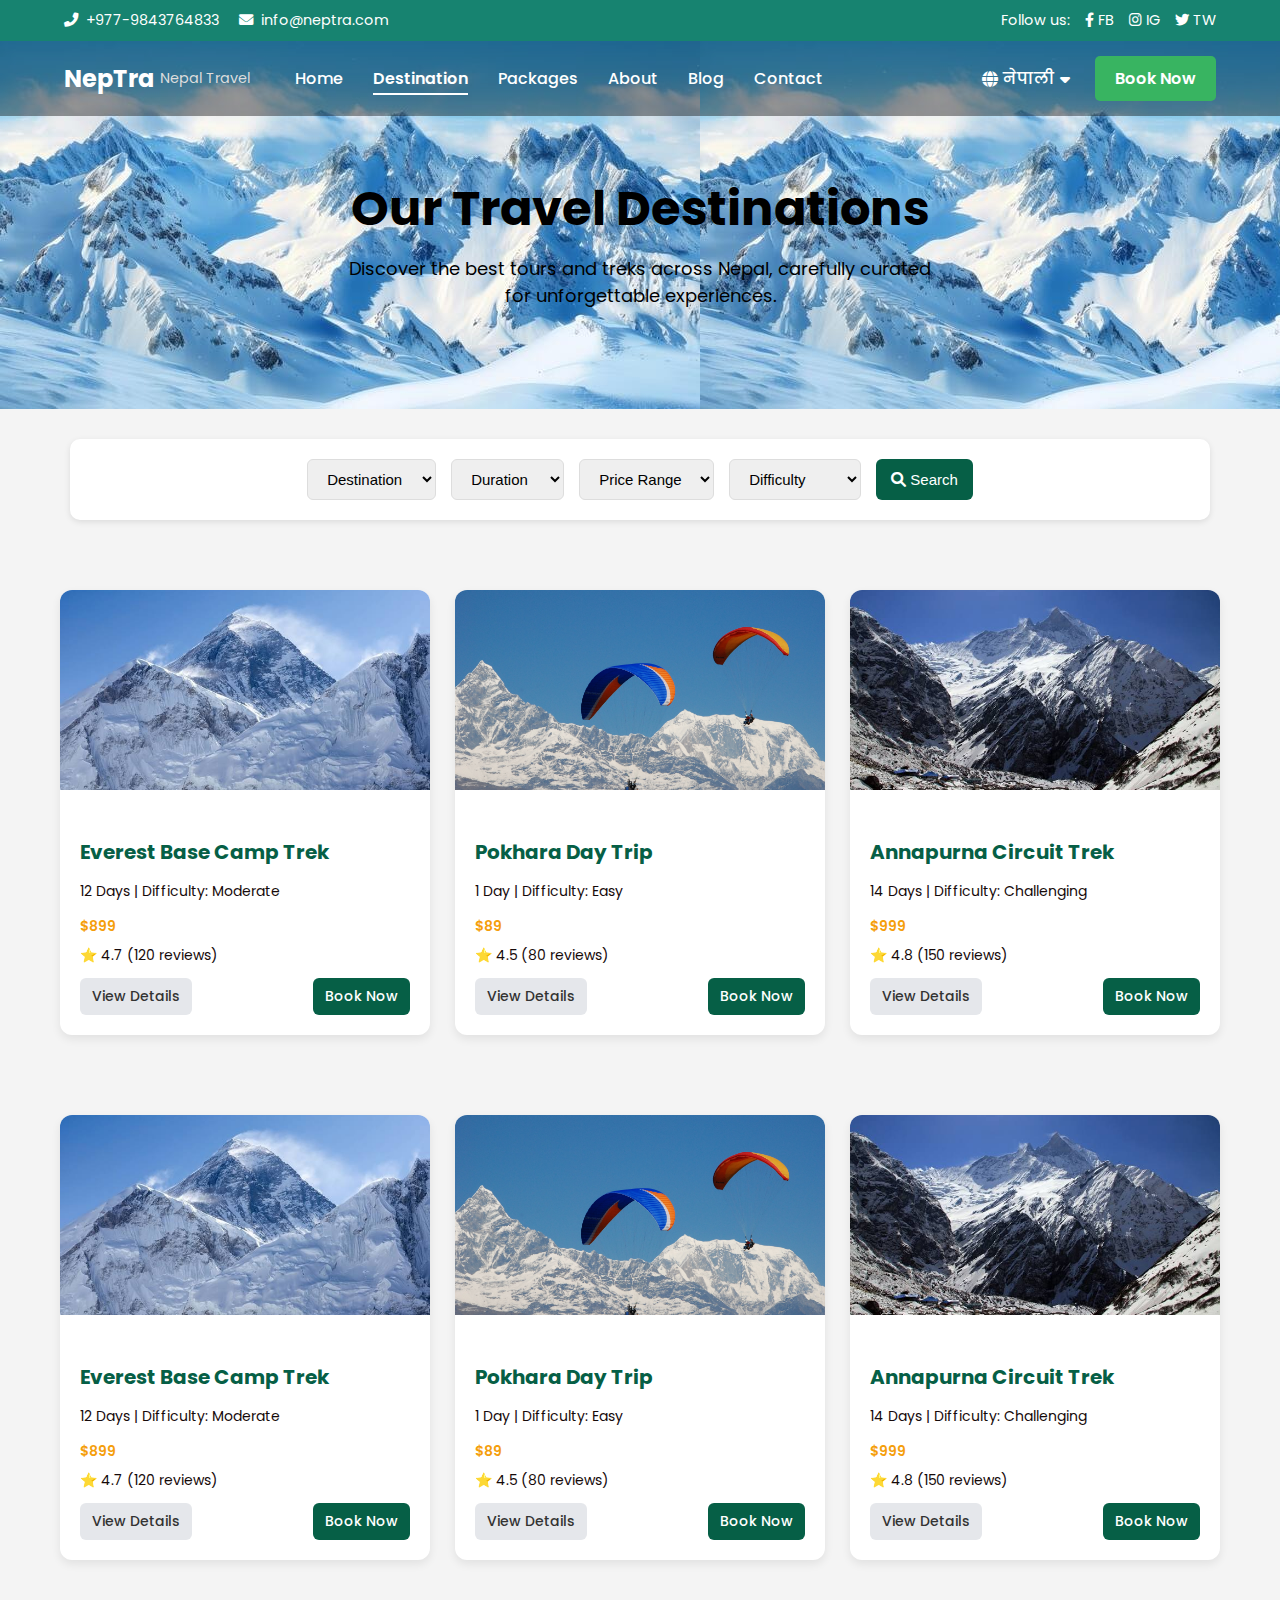
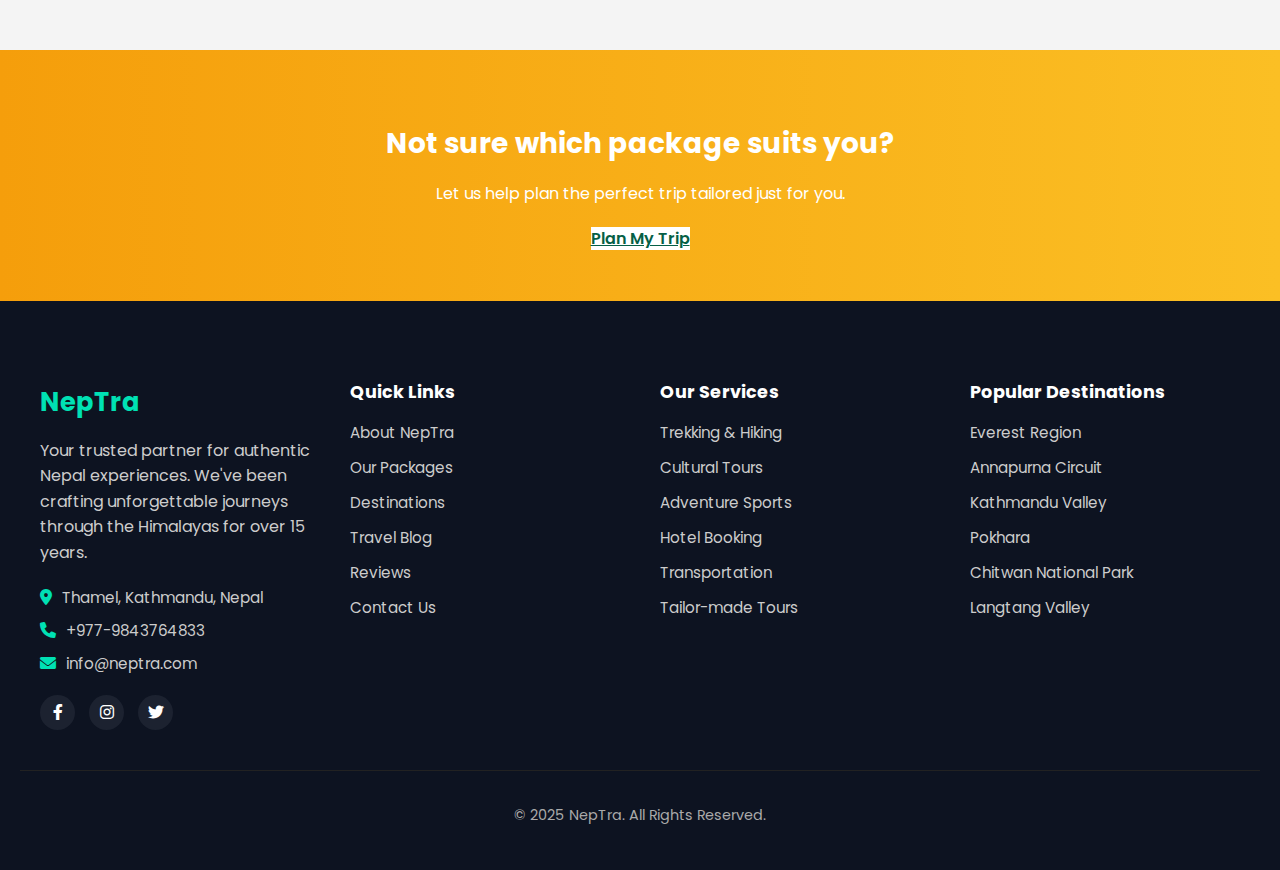
<file: destinations.html>
<!DOCTYPE html>
<html lang="en">

<head>
  <meta charset="UTF-8">
  <meta name="viewport" content="width=device-width, initial-scale=1.0">
  <title>NepTra - Nepal Travel</title>
  <link rel="stylesheet" href="CSS/destinations.css">
  <link href="https://fonts.googleapis.com/css2?family=Poppins:wght@300;400;500;600;700&display=swap" rel="stylesheet">
  <link rel="stylesheet" href="https://cdnjs.cloudflare.com/ajax/libs/font-awesome/6.0.0-beta3/css/all.min.css">
</head>

<body>

  <div class="top-bar">
    <div class="top-bar-left">
      <span><i class="fas fa-phone-alt"></i> +977-9843764833</span>
      <span><i class="fas fa-envelope"></i> info@neptra.com</span>
    </div>
    <div class="top-bar-right">
      Follow us:
      <a href="#"><i class="fab fa-facebook-f"></i> FB</a>
      <a href="#"><i class="fab fa-instagram"></i> IG</a>
      <a href="#"><i class="fab fa-twitter"></i> TW</a>
    </div>
  </div>

  <nav class="navbar">
    <div class="navbar-brand">
      <div class="logo"></div>
      <a href="index.html">NepTra</a> <span>Nepal Travel</span>
    </div>
    <div class="nav-links">
      <ul>
        <li><a href="index.html">Home</a></li>
        <li><a href="destinations.html" class="active">Destination</a></li>
        <li><a href="packages.html">Packages</a></li>
        <li><a href="about.html">About</a></li>
        <li><a href="blog.html">Blog</a></li>
        <li><a href="contact.html">Contact</a></li>
      </ul>
    </div>
    <div class="navbar-actions">
      <div class="lang-switcher">
        <i class="fas fa-globe"></i>
        <span>नेपाली</span>
        <i class="fas fa-caret-down"></i>
      </div>
      <a href="#" class="book-now-btn">Book Now</a>
    </div>
  </nav>

  <!-- ===== HERO SECTION ===== -->
  <section class="hero-packages">
    <h1>Our Travel Destinations</h1>
    <p>Discover the best tours and treks across Nepal, carefully curated for unforgettable experiences.</p>
  </section>

  <!-- ===== FILTER BAR ===== -->
  <section class="filter-bar">
    <select>
      <option>Destination</option>
      <option>Everest</option>
      <option>Annapurna</option>
      <option>Kathmandu</option>
      <option>Pokhara</option>
    </select>
    <select>
      <option>Duration</option>
      <option>1-3 Days</option>
      <option>4-7 Days</option>
      <option>8+ Days</option>
    </select>
    <select>
      <option>Price Range</option>
      <option>$50 - $200</option>
      <option>$200 - $500</option>
      <option>$500+</option>
    </select>
    <select>
      <option>Difficulty</option>
      <option>Easy</option>
      <option>Moderate</option>
      <option>Challenging</option>
    </select>
    <button class="btn"><i class="fa fa-search"></i> Search</button>
  </section>

  <!-- ===== PACKAGES GRID ===== -->
  <section class="packages-grid">
    <div class="package-card">
      <img src="resources/mt.everest.jpg" alt="Everest Base Camp">
      <div class="package-info">
        <h3>Everest Base Camp Trek</h3>
        <p>12 Days | Difficulty: Moderate</p>
        <p class="price">$899</p>
        <div class="rating">⭐ 4.7 (120 reviews)</div>
        <div class="buttons">
          <a href="everest.html" class="btn-details">View Details</a>
          <a href="checkout.html" class="btn-book">Book Now</a>
        </div>
      </div>
    </div>

    <div class="package-card">
      <img src="resources/pokhara.jpg" alt="Pokhara Day Trip">
      <div class="package-info">
        <h3>Pokhara Day Trip</h3>
        <p>1 Day | Difficulty: Easy</p>
        <p class="price">$89</p>
        <div class="rating">⭐ 4.5 (80 reviews)</div>
        <div class="buttons">
          <a href="pokhara.html" class="btn-details">View Details</a>
          <a href="checkout.html" class="btn-book">Book Now</a>
        </div>
      </div>
    </div>

    <div class="package-card">
      <img src="resources/annapurna.jpg" alt="Annapurna Circuit">
      <div class="package-info">
        <h3>Annapurna Circuit Trek</h3>
        <p>14 Days | Difficulty: Challenging</p>
        <p class="price">$999</p>
        <div class="rating">⭐ 4.8 (150 reviews)</div>
        <div class="buttons">
          <a href="annapurna.html" class="btn-details">View Details</a>
          <a href="checkout.html" class="btn-book">Book Now</a>
        </div>
      </div>
    </div>
  </section>

  <section class="packages-grid">
    <div class="package-card">
      <img src="resources/mt.everest.jpg" alt="Everest Base Camp">
      <div class="package-info">
        <h3>Everest Base Camp Trek</h3>
        <p>12 Days | Difficulty: Moderate</p>
        <p class="price">$899</p>
        <div class="rating">⭐ 4.7 (120 reviews)</div>
        <div class="buttons">
          <a href="everest.html" class="btn-details">View Details</a>
          <a href="checkout.html" class="btn-book">Book Now</a>
        </div>
      </div>
    </div>

    <div class="package-card">
      <img src="resources/pokhara.jpg" alt="Pokhara Day Trip">
      <div class="package-info">
        <h3>Pokhara Day Trip</h3>
        <p>1 Day | Difficulty: Easy</p>
        <p class="price">$89</p>
        <div class="rating">⭐ 4.5 (80 reviews)</div>
        <div class="buttons">
          <a href="pokhara.html" class="btn-details">View Details</a>
          <a href="checkout.html" class="btn-book">Book Now</a>
        </div>
      </div>
    </div>

    <div class="package-card">
      <img src="resources/annapurna.jpg" alt="Annapurna Circuit">
      <div class="package-info">
        <h3>Annapurna Circuit Trek</h3>
        <p>14 Days | Difficulty: Challenging</p>
        <p class="price">$999</p>
        <div class="rating">⭐ 4.8 (150 reviews)</div>
        <div class="buttons">
          <a href="annapurna.html" class="btn-details">View Details</a>
          <a href="checkout.html" class="btn-book">Book Now</a>
        </div>
      </div>
    </div>
  </section>

  <!-- ===== CALL TO ACTION ===== -->
  <section class="cta-banner">
    <h2>Not sure which package suits you?</h2>
    <p>Let us help plan the perfect trip tailored just for you.</p>
    <a href="contact.html" class="btn">Plan My Trip</a>
  </section>

  <!-- ===== FOOTER ===== -->
  <footer>
    <div class="footer-container">

      <!-- About & Contact -->
      <div class="footer-about">
        <h2><span>NepTra</span></h2>
        <p>Your trusted partner for authentic Nepal experiences. We've been crafting unforgettable journeys through the
          Himalayas for over 15 years.</p>

        <ul class="contact-info">
          <li><i class="fas fa-map-marker-alt"></i> Thamel, Kathmandu, Nepal</li>
          <li><i class="fas fa-phone"></i> +977-9843764833</li>
          <li><i class="fas fa-envelope"></i> info@neptra.com</li>
        </ul>

        <div class="social-icons">
          <a href="#"><i class="fab fa-facebook-f"></i></a>
          <a href="#"><i class="fab fa-instagram"></i></a>
          <a href="#"><i class="fab fa-twitter"></i></a>
        </div>
      </div>

      <!-- Quick Links -->
      <div class="footer-col">
        <h3>Quick Links</h3>
        <ul>
          <li><a href="#">About NepTra</a></li>
          <li><a href="#">Our Packages</a></li>
          <li><a href="#">Destinations</a></li>
          <li><a href="#">Travel Blog</a></li>
          <li><a href="#">Reviews</a></li>
          <li><a href="#">Contact Us</a></li>
        </ul>
      </div>

      <!-- Services -->
      <div class="footer-col">
        <h3>Our Services</h3>
        <ul>
          <li><a href="#">Trekking & Hiking</a></li>
          <li><a href="#">Cultural Tours</a></li>
          <li><a href="#">Adventure Sports</a></li>
          <li><a href="#">Hotel Booking</a></li>
          <li><a href="#">Transportation</a></li>
          <li><a href="#">Tailor-made Tours</a></li>
        </ul>
      </div>

      <!-- Popular Destinations -->
      <div class="footer-col">
        <h3>Popular Destinations</h3>
        <ul>
          <li><a href="#">Everest Region</a></li>
          <li><a href="#">Annapurna Circuit</a></li>
          <li><a href="#">Kathmandu Valley</a></li>
          <li><a href="#">Pokhara</a></li>
          <li><a href="#">Chitwan National Park</a></li>
          <li><a href="#">Langtang Valley</a></li>
        </ul>
      </div>

    </div>

    <!-- Bottom copyright -->
    <div class="footer-bottom">
      <p>&copy; 2025 NepTra. All Rights Reserved.</p>
    </div>
  </footer>
</body>
<script>
  document.addEventListener('DOMContentLoaded', () => {
    // Navbar active link highlight
    const navLinks = document.querySelectorAll('.nav-links ul li a');
    navLinks.forEach(link => {
      link.addEventListener('click', function () {
        navLinks.forEach(item => item.classList.remove('active'));
        this.classList.add('active');
      });
    });

    // Search button functionality
    const searchBtn = document.querySelector('.search-btn');
    if (searchBtn) {
      searchBtn.addEventListener('click', () => {
        alert('Search functionality will be implemented here!');
      });
    }

    // Language switcher
    const langSwitcher = document.querySelector('.lang-switcher');
    if (langSwitcher) {
      langSwitcher.addEventListener('click', () => {
        alert('Language switching functionality would be implemented here!');
      });
    }
  });
</script>

</html>
</file>
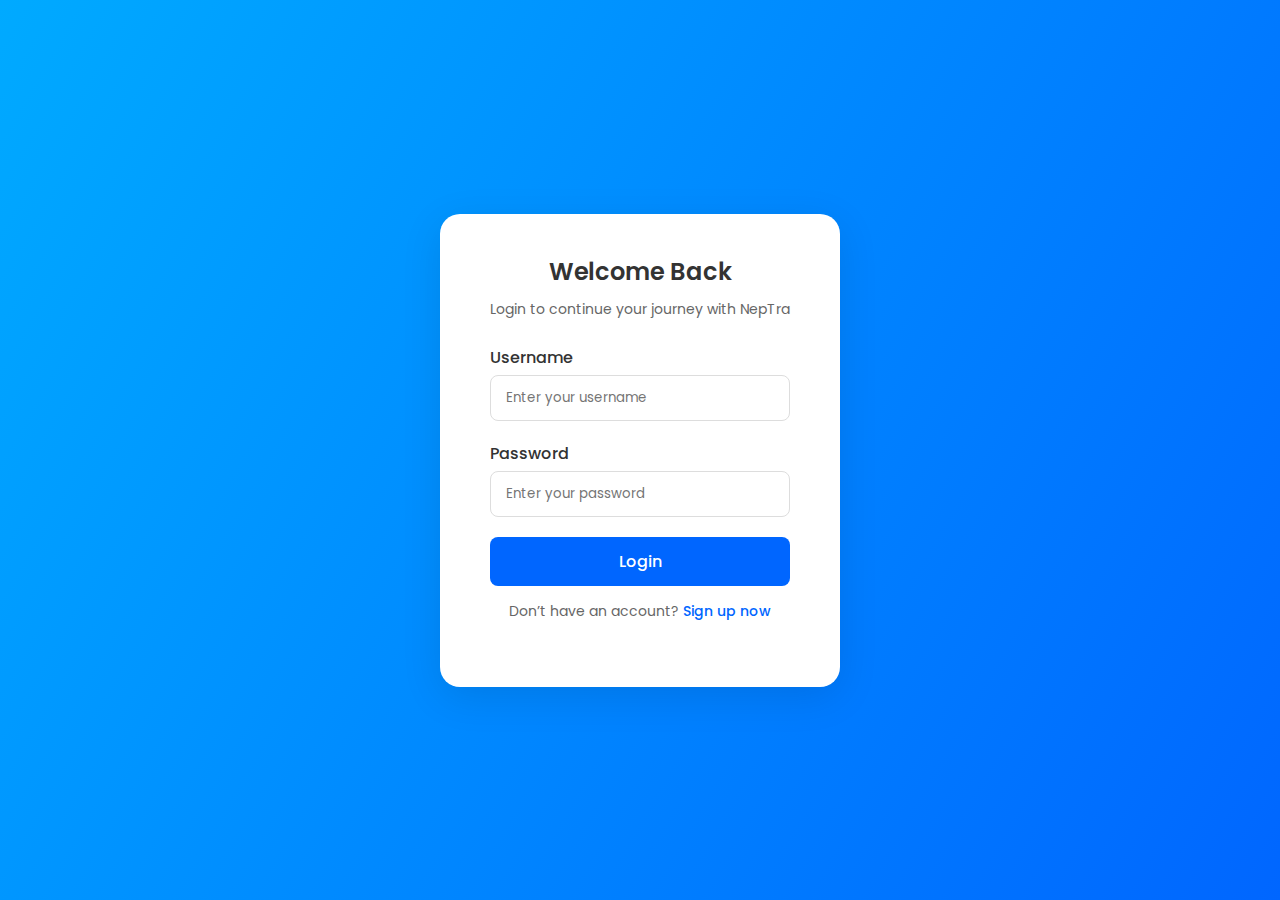
<file: login.html>
<!DOCTYPE html>
<html lang="en">
<head>
  <meta charset="UTF-8">
  <meta name="viewport" content="width=device-width, initial-scale=1.0">
  <title>NepTra - Login</title>
  <link rel="stylesheet" href="CSS/auth.css">
</head>
<body>
  <div class="auth-container">
    <div class="auth-box">
      <h2>Welcome Back</h2>
      <p>Login to continue your journey with NepTra</p>

      <form action="LoginServlet" method="post">
        <div class="input-group">
          <label>Username</label>
          <input type="text" name="username" placeholder="Enter your username" required>
        </div>

        <div class="input-group">
          <label>Password</label>
          <input type="password" name="password" placeholder="Enter your password" required>
        </div>

        <button type="submit" class="btn">Login</button>

        <p class="switch">Don’t have an account? <a href="signup.html">Sign up now</a></p>
      </form>
    </div>
  </div>
</body>
</html>
</file>
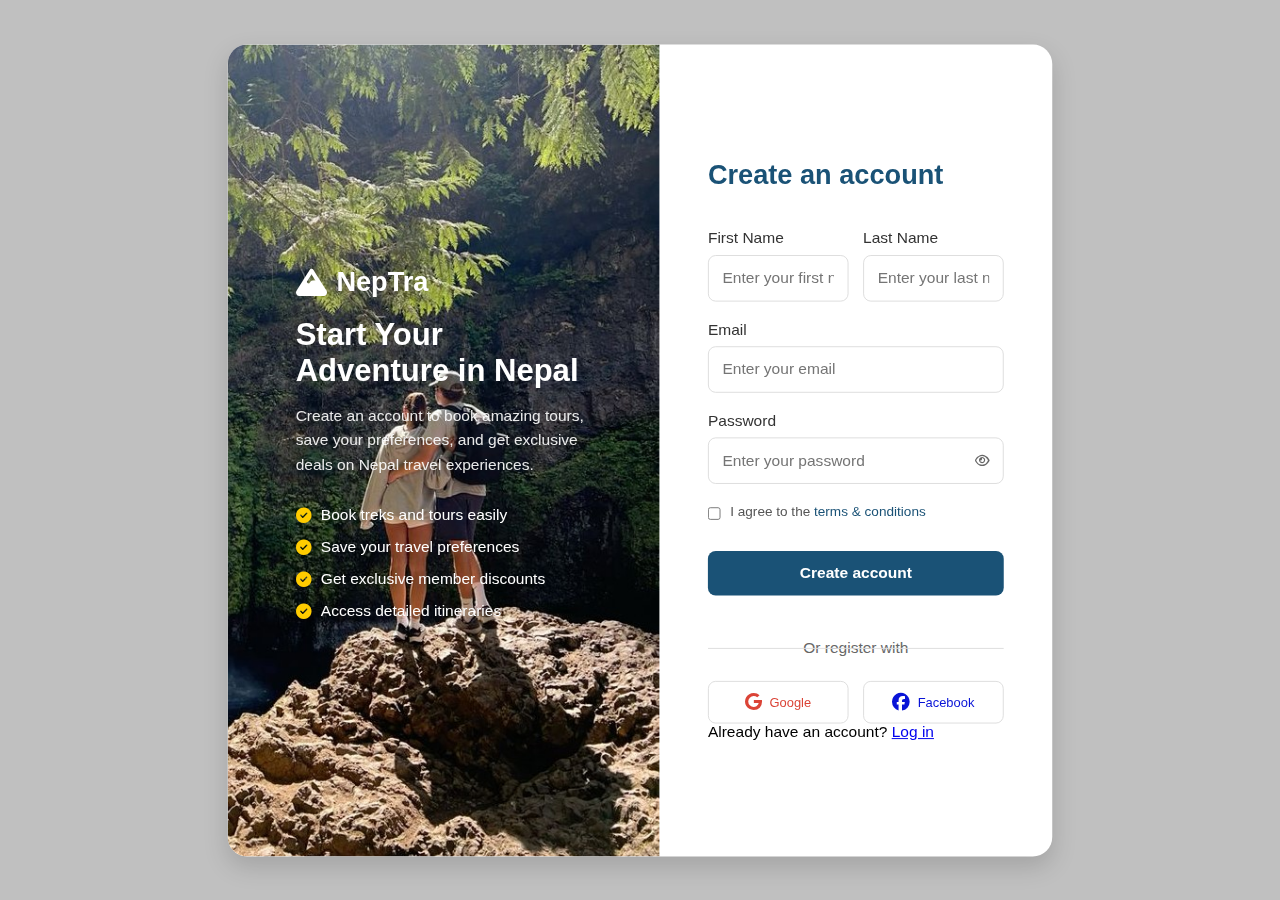
<file: signup.html>
<!DOCTYPE html>
<html lang="en">
<head>
    <meta charset="UTF-8">
    <meta name="viewport" content="width=device-width, initial-scale=1.0">
    <title>Create Account - NepTra</title>
    <link rel="stylesheet" href="https://cdnjs.cloudflare.com/ajax/libs/font-awesome/6.4.0/css/all.min.css">
    <style>
        * {
            margin: 0;
            padding: 0;
            box-sizing: border-box;
            font-family: 'Segoe UI', Tahoma, Geneva, Verdana, sans-serif;
        }
        
        body {
            background: silver;
            min-height: 100vh;
            display: flex;
            align-items: center;
            justify-content: center;
            padding: 20px;
        }
        
        .container {
    display: flex;
    max-width: 850px; /* reduced from 1000px */
    width: 85%;
    background: white;
    border-radius: 20px;
    overflow: hidden;
    box-shadow: 0 10px 25px rgba(0, 0, 0, 0.15);
    transform: scale(0.97); /* subtle shrink for better proportion */
}

        
        .left-panel {
            flex: 1;
            /* background: linear-gradient(135deg, #1a5276 0%, #2c80b8 100%); */
            background-image: url(resources/login01.jpg);
            background-size: cover;
            background-position: center;
            height: 93vh;
            color: white;
            padding: 70px;
            display: flex;
            flex-direction: column;
            justify-content: center;
        }
        
        .logo {
            font-size: 28px;
            font-weight: 700;
            margin-bottom: 20px;
            display: flex;
            align-items: center;
        }
        
        .logo i {
            margin-right: 10px;
            font-size: 32px;
        }
        
        .left-panel h1 {
            font-size: 32px;
            margin-bottom: 15px;
        }
        
        .left-panel p {
            font-size: 16px;
            line-height: 1.6;
            opacity: 0.9;
            margin-bottom: 30px;
        }
        
        .features {
            list-style: none;
        }
        
        .features li {
            margin-bottom: 15px;
            display: flex;
            align-items: center;
        }
        
        .features i {
            margin-right: 10px;
            color: #ffcc00;
        }
        
        .right-panel {
            flex: 1;
            padding: 50px;
            display: flex;
            flex-direction: column;
            justify-content: center;
        }
        
        .header {
            margin-bottom: 30px;
        }
        
        .header h2 {
            font-size: 28px;
            color: #1a5276;
            margin-bottom: 10px;
        }
        
        .header p {
            color: #666;
        }
        
        .header a {
            color: #1a5276;
            text-decoration: none;
            font-weight: 600;
        }
        
        .header a:hover {
            text-decoration: underline;
        }
        
        .form-group {
            margin-bottom: 20px;
        }
        
        .form-row {
            display: flex;
            gap: 15px;
        }
        
        .form-row .form-group {
            flex: 1;
        }
        
        label {
            display: block;
            margin-bottom: 8px;
            font-weight: 500;
            color: #333;
        }
        
        input {
            width: 100%;
            padding: 14px;
            border: 1px solid #ddd;
            border-radius: 8px;
            font-size: 16px;
            transition: all 0.3s;
        }
        
        input:focus {
            border-color: #1a5276;
            outline: none;
            box-shadow: 0 0 0 3px rgba(26, 82, 118, 0.1);
        }
        
        .password-container {
            position: relative;
        }
        
        .toggle-password {
            position: absolute;
            right: 15px;
            top: 50%;
            transform: translateY(-50%);
            background: none;
            border: none;
            color: #666;
            cursor: pointer;
        }
        
        .checkbox-group {
            display: flex;
            align-items: flex-start;
            margin-bottom: 25px;
        }
        
        .checkbox-group input {
            width: auto;
            margin-right: 10px;
            margin-top: 4px;
        }
        
        .checkbox-group label {
            font-size: 14px;
            color: #555;
        }
        
        .checkbox-group a {
            color: #1a5276;
            text-decoration: none;
        }
        
        .checkbox-group a:hover {
            text-decoration: underline;
        }
        
        .btn {
            width: 100%;
            padding: 14px;
            background: #1a5276;
            color: white;
            border: none;
            border-radius: 8px;
            font-size: 16px;
            font-weight: 600;
            cursor: pointer;
            transition: background 0.3s;
            margin-bottom: 20px;
        }
        
        .btn:hover {
            background: #154360;
        }
        
        .divider {
            text-align: center;
            margin: 25px 0;
            position: relative;
            color: #666;
        }
        
        .divider::before {
            content: '';
            position: absolute;
            top: 50%;
            left: 0;
            right: 0;
            height: 1px;
            background: #ddd;
        }
        
        .divider span {
            background: white;
            padding: 0 15px;
        }
        
        .social-buttons {
            display: flex;
            gap: 15px;
        }
        
        .social-btn {
            flex: 1;
            padding: 12px;
            border: 1px solid #ddd;
            border-radius: 8px;
            background: white;
            display: flex;
            align-items: center;
            justify-content: center;
            cursor: pointer;
            transition: all 0.3s;
            font-weight: 500;
        }
        
        .social-btn:hover {
            border-color: #1a5276;
            background: #f8f9fa;
        }
        
        .social-btn i {
            margin-right: 8px;
            font-size: 18px;
        }
        
        .google-btn {
            color: #DB4437;
        }
        
        .facebook-btn {
            color: #0914d7;
        }
        
        @media (max-width: 768px) {
            .container {
                flex-direction: column;
            }
            
            .left-panel {
                padding: 30px;
            }
            
            .right-panel {
                padding: 30px;
            }
            
            .form-row {
                flex-direction: column;
                gap: 0;
            }
        }
    </style>
</head>
<body>
    <div class="container">
        <div class="left-panel">
            <div class="logo">
                <i class="fas fa-mountain"></i>
                NepTra
            </div>
            <h1>Start Your Adventure in Nepal</h1>
            <p>Create an account to book amazing tours, save your preferences, and get exclusive deals on Nepal travel experiences.</p>
            <ul class="features">
                <li><i class="fas fa-check-circle"></i> Book treks and tours easily</li>
                <li><i class="fas fa-check-circle"></i> Save your travel preferences</li>
                <li><i class="fas fa-check-circle"></i> Get exclusive member discounts</li>
                <li><i class="fas fa-check-circle"></i> Access detailed itineraries</li>
            </ul>
        </div>
        
        <div class="right-panel">
            <div class="header">
                <h2>Create an account</h2>
            </div>
            <form id="signup-form">
                <div class="form-row">
                    <div class="form-group">
                        <label for="firstName">First Name</label>
                        <input type="text" id="firstName" placeholder="Enter your first name" required>
                    </div>
                    <div class="form-group">
                        <label for="lastName">Last Name</label>
                        <input type="text" id="lastName" placeholder="Enter your last name" required>
                    </div>
                </div>
                
                <div class="form-group">
                    <label for="email">Email</label>
                    <input type="email" id="email" placeholder="Enter your email" required>
                </div>
                
                <div class="form-group">
                    <label for="password">Password</label>
                    <div class="password-container">
                        <input type="password" id="password" placeholder="Enter your password" required>
                        <button type="button" class="toggle-password" id="togglePassword">
                            <i class="far fa-eye"></i>
                        </button>
                    </div>
                </div>
                
                <div class="checkbox-group">
                    <input type="checkbox" id="terms" required>
                    <label for="terms">I agree to the <a href="#">terms & conditions</a></label>
                </div>
                
                <button type="submit" class="btn">Create account</button>
                
                <div class="divider">
                    <span>Or register with</span>
                </div>
                
                <div class="social-buttons">
                    <button type="button" class="social-btn google-btn">
                        <i class="fab fa-google"></i> Google
                    </button>
                    <button type="button" class="social-btn facebook-btn">
                        <i class="fab fa-facebook"></i> Facebook
                    </button>
                </div>
                <p>Already have an account? <a href="login.html">Log in</a></p>
            </form>
        </div>
    </div>

    <script>
        // Toggle password visibility
        const togglePassword = document.getElementById('togglePassword');
        const password = document.getElementById('password');
        
        togglePassword.addEventListener('click', function() {
            const type = password.getAttribute('type') === 'password' ? 'text' : 'password';
            password.setAttribute('type', type);
            this.innerHTML = type === 'password' ? '<i class="far fa-eye"></i>' : '<i class="far fa-eye-slash"></i>';
        });
        
        // Form submission
        document.getElementById('signup-form').addEventListener('submit', function(e) {
            e.preventDefault();
            
            // Get form values
            const firstName = document.getElementById('firstName').value;
            const lastName = document.getElementById('lastName').value;
            const email = document.getElementById('email').value;
            const password = document.getElementById('password').value;
            const terms = document.getElementById('terms').checked;
            
            // Simple validation
            if (!terms) {
                alert('Please agree to the terms and conditions');
                return;
            }
            
            if (password.length < 6) {
                alert('Password must be at least 6 characters long');
                return;
            }
            
            // In a real application, you would submit the form to a server here
            alert(`Account created successfully for ${firstName} ${lastName}!`);
            
            // Reset form
            this.reset();
        });
        
        // Social buttons
        document.querySelector('.google-btn').addEventListener('click', function() {
            alert('Google registration would be implemented here');
        });
        
        document.querySelector('.apple-btn').addEventListener('click', function() {
            alert('Apple registration would be implemented here');
        });
    </script>
</body>
</html>
</file>
<file: CSS/about.css>
body {
    margin: 0;
    font-family: 'Poppins', sans-serif;
    background-color: #f4f4f4;
    color: #160a0a;
    overflow-x: hidden;
}

.top-bar {
    background-color: #178370;
    /* Dark green similar to the image */
    color: white;
    padding: 10px 0;
    display: flex;
    justify-content: space-between;
    align-items: center;
    font-size: 0.9em;
}

.top-bar-left,
.top-bar-right {
    display: flex;
    align-items: center;
    padding: 0 5%;
}

.top-bar-left span {
    margin-right: 20px;
    display: flex;
    align-items: center;
}

.top-bar-left span i {
    margin-right: 8px;
}

.top-bar-right a {
    color: white;
    text-decoration: none;
    margin-left: 15px;
    transition: color 0.3s ease;
}

.top-bar-right a:hover {
    color: #d4edda;
}

/* Navbar Styles */
.navbar {
    background: rgba(0, 0, 0, 0.4);
    padding: 15px 0;
    display: flex;
    justify-content: space-between;
    align-items: center;
    position: absolute;
    width: 100%;
    z-index: 1000;
}

.navbar-brand {
    display: flex;
    align-items: center;
    margin-left: 5%;
}

.navbar-brand .logo {
    /* Adjust as needed */
    height: 10px;
}

.navbar-brand a {
    color: white;
    text-decoration: none;
    font-size: 1.5em;
    font-weight: 700;
}

.navbar-brand span {
    color: #ddd;
    font-size: 0.9em;
    margin-left: 5px;
}

.nav-links {
    margin-right: auto;
    /* Push nav-menu to the right */
    margin-left: 30px;
}

.nav-links ul {
    list-style: none;
    margin: 0;
    padding: 0;
    display: flex;
}

.nav-links ul li {
    margin: 0 15px;
}

.nav-links ul li a {
    color: white;
    text-decoration: none;
    font-weight: 500;
    padding-bottom: 5px;
    position: relative;
    transition: color 0.3s ease;
}

.nav-links ul li a::after {
    content: '';
    position: absolute;
    left: 0;
    bottom: 0;
    width: 0;
    height: 2px;
    background-color: white;
    transition: width 0.3s ease;
}

.nav-links ul li a:hover::after,
.nav-links ul li a.active::after {
    width: 100%;
}

.nav-links ul li a:hover {
    color: #eee;
}

.nav-links ul li a.active {
    color: white;
    /* Keep active link white */
    font-weight: 600;
}

.navbar-actions {
    display: flex;
    align-items: center;
    margin-right: 5%;
}

.navbar-actions .lang-switcher {
    display: flex;
    align-items: center;
    color: white;
    margin-right: 20px;
    cursor: pointer;
}

.navbar-actions .lang-switcher i {
    margin-right: 5px;
}

.navbar-actions .lang-switcher span {
    margin-right: 5px;
    font-weight: 500;
}

.book-now-btn {
    background-color: #38b461;
    /* Green from the image */
    color: white;
    padding: 10px 20px;
    border-radius: 5px;
    text-decoration: none;
    font-weight: 600;
    transition: background-color 0.3s ease, transform 0.2s ease;
}

.book-now-btn:hover {
    background-color: #2e9f54;
    transform: translateY(-2px);
}

.hero {
    background: linear-gradient(rgba(0, 0, 0, 0.6), rgba(0, 0, 0, 0.6)), url('/resources/Trekking_03.jpg');
    background-size: cover;
    background-position: center;
    color: white;
    text-align: center;
    padding: 100px 20px;
    margin-bottom: 60px;
}

.hero h1 {
    font-size: 48px;
    margin-bottom: 20px;
}

.hero p {
    font-size: 20px;
    max-width: 700px;
    margin: 0 auto;
}

/* Section Styles */
section {
    margin-bottom: 60px;
}

.section-title {
    text-align: center;
    margin-bottom: 40px;
    color: #1a5276;
    font-size: 32px;
    position: relative;
}

.section-title:after {
    content: '';
    display: block;
    width: 80px;
    height: 3px;
    background-color: #1a5276;
    margin: 10px auto;
}

.content-grid {
    display: grid;
    grid-template-columns: repeat(auto-fit, minmax(300px, 1fr));
    gap: 30px;
}

.card {
    background-color: white;
    border-radius: 8px;
    overflow: hidden;
    box-shadow: 0 5px 15px rgba(0, 0, 0, 0.1);
    transition: transform 0.3s;
}

.card:hover {
    transform: translateY(-5px);
}

.card-img {
    height: 200px;
    background-size: cover;
    background-position: center;
}

.card-content {
    padding: 25px;
}

.card h3 {
    color: #1a5276;
    margin-bottom: 15px;
    font-size: 22px;
}

/* Team Section */
.team-member {
    text-align: center;
}

.team-img {
    width: 150px;
    height: 150px;
    border-radius: 50%;
    object-fit: cover;
    margin-bottom: 15px;
    border: 5px solid #f1f1f1;
}

.team-member h3 {
    margin-bottom: 5px;
}

.team-member p {
    color: #666;
    font-style: italic;
}

/* Values Section */
.value-item {
    text-align: center;
    padding: 20px;
}

.value-icon {
    font-size: 40px;
    color: #1a5276;
    margin-bottom: 15px;
}

/* Stats Section */
.stats {
    background-color: #1a5276;
    color: white;
    padding: 60px 0;
    text-align: center;
}

.stats-grid {
    display: grid;
    grid-template-columns: repeat(auto-fit, minmax(200px, 1fr));
    gap: 30px;
}

.stat-item h3 {
    font-size: 40px;
    margin-bottom: 10px;
}

footer {
    background: #0d1321;
    color: #fff;
    padding: 60px 20px 30px;
}

.footer-container {
    max-width: 1200px;
    margin: auto;
    display: grid;
    grid-template-columns: repeat(auto-fit, minmax(250px, 1fr));
    gap: 40px;
}

/* Logo & About */
.footer-about h2 {
    font-size: 1.6rem;
    margin-bottom: 10px;
}

.footer-about h2 span {
    color: #00e1b4;
}

.footer-about p {
    line-height: 1.6;
    color: #ccc;
    margin-bottom: 20px;
}

.contact-info {
    list-style: none;
    padding: 0;
    margin: 0;
}

.contact-info li {
    margin: 10px 0;
    font-size: 0.95rem;
    display: flex;
    align-items: center;
    gap: 10px;
    color: #ccc;
}

.contact-info i {
    color: #00e1b4;
    font-size: 1rem;
}

/* Footer columns */
.footer-col h3 {
    font-size: 1.1rem;
    margin-bottom: 15px;
    font-weight: 700;
}

.footer-col ul {
    list-style: none;
    padding: 0;
    margin: 0;
}

.footer-col ul li {
    margin: 10px 0;
}

.footer-col ul li a {
    text-decoration: none;
    color: #ccc;
    font-size: 0.95rem;
    transition: color 0.3s ease;
}

.footer-col ul li a:hover {
    color: #00e1b4;
}

/* Social icons */
.social-icons {
    margin-top: 20px;
}

.social-icons a {
    display: inline-block;
    margin-right: 10px;
    color: #fff;
    font-size: 1rem;
    width: 35px;
    height: 35px;
    line-height: 35px;
    text-align: center;
    border-radius: 50%;
    background: #1c2230;
    transition: all 0.3s ease;
}

.social-icons a:hover {
    background: #00e1b4;
    color: #0d1321;
}

/* Bottom footer */
.footer-bottom {
    text-align: center;
    margin-top: 40px;
    border-top: 1px solid #222;
    padding-top: 20px;
    font-size: 0.9rem;
    color: #aaa;
}
</file>
<file: CSS/blog.css>
body {
  margin: 0;
  font-family: 'Poppins', sans-serif;
  background-color: #f4f4f4;
  color: #160a0a;
  overflow-x: hidden;
}

.top-bar {
  background-color: #178370;
  /* Dark green similar to the image */
  color: white;
  padding: 10px 0;
  display: flex;
  justify-content: space-between;
  align-items: center;
  font-size: 0.9em;
}

.top-bar-left,
.top-bar-right {
  display: flex;
  align-items: center;
  padding: 0 5%;
}

.top-bar-left span {
  margin-right: 20px;
  display: flex;
  align-items: center;
}

.top-bar-left span i {
  margin-right: 8px;
}

.top-bar-right a {
  color: white;
  text-decoration: none;
  margin-left: 15px;
  transition: color 0.3s ease;
}

.top-bar-right a:hover {
  color: #d4edda;
}

/* Navbar Styles */
.navbar {
  background: rgba(0, 0, 0, 0.4);
  padding: 15px 0;
  display: flex;
  justify-content: space-between;
  align-items: center;
  position: absolute;
  width: 100%;
  z-index: 1000;
}

.navbar-brand {
  display: flex;
  align-items: center;
  margin-left: 5%;
}

.navbar-brand .logo {
  /* Adjust as needed */
  height: 10px;
}

.navbar-brand a {
  color: white;
  text-decoration: none;
  font-size: 1.5em;
  font-weight: 700;
}

.navbar-brand span {
  color: #ddd;
  font-size: 0.9em;
  margin-left: 5px;
}

.nav-links {
  margin-right: auto;
  /* Push nav-menu to the right */
  margin-left: 30px;
}

.nav-links ul {
  list-style: none;
  margin: 0;
  padding: 0;
  display: flex;
}

.nav-links ul li {
  margin: 0 15px;
}

.nav-links ul li a {
  color: white;
  text-decoration: none;
  font-weight: 500;
  padding-bottom: 5px;
  position: relative;
  transition: color 0.3s ease;
}

.nav-links ul li a::after {
  content: '';
  position: absolute;
  left: 0;
  bottom: 0;
  width: 0;
  height: 2px;
  background-color: white;
  transition: width 0.3s ease;
}

.nav-links ul li a:hover::after,
.nav-links ul li a.active::after {
  width: 100%;
}

.nav-links ul li a:hover {
  color: #eee;
}

.nav-links ul li a.active {
  color: white;
  /* Keep active link white */
  font-weight: 600;
}

.navbar-actions {
  display: flex;
  align-items: center;
  margin-right: 5%;
}

.navbar-actions .lang-switcher {
  display: flex;
  align-items: center;
  color: white;
  margin-right: 20px;
  cursor: pointer;
}

.navbar-actions .lang-switcher i {
  margin-right: 5px;
}

.navbar-actions .lang-switcher span {
  margin-right: 5px;
  font-weight: 500;
}

.book-now-btn {
  background-color: #38b461;
  /* Green from the image */
  color: white;
  padding: 10px 20px;
  border-radius: 5px;
  text-decoration: none;
  font-weight: 600;
  transition: background-color 0.3s ease, transform 0.2s ease;
}

.book-now-btn:hover {
  background-color: #2e9f54;
  transform: translateY(-2px);
}

header {
      text-align: center;
      padding: 80px 20px 30px;
      background: #f9fdfc;
    }

    header h1 {
      font-size: 2.5rem;
      font-weight: 700;
      margin: 30px;
    }

    header h1 span {
      background: linear-gradient(90deg, #00b894, #55efc4, #fdcb6e);
      -webkit-background-clip: text;
      background-clip: text;
      -webkit-text-fill-color: transparent;
    }

    header p {
      color: #666;
      margin-top: 10px;
      font-size: 1.1rem;
    }

    /* Blog Container */
    .blog-container {
      display: grid;
      grid-template-columns: 3fr 1fr;
      gap: 30px;
      max-width: 1200px;
      margin: 40px auto;
      padding: 0 20px;
    }

    /* Blog Posts */
    .blog-posts {
      display: grid;
      grid-template-columns: repeat(auto-fit, minmax(280px, 1fr));
      gap: 25px;
    }

    .post-card {
      background: #fff;
      border-radius: 16px;
      overflow: hidden;
      box-shadow: 0 8px 20px rgba(0,0,0,0.05);
      transition: transform 0.3s ease;
    }

    .post-card:hover {
      transform: translateY(-6px);
    }

    .post-card img {
      width: 100%;
      height: 180px;
      object-fit: cover;
    }

    .post-content {
      padding: 20px;
    }

    .post-content h3 {
      font-size: 1.3rem;
      margin: 0 0 10px;
      color: #00b894;
    }

    .post-content p {
      font-size: 0.95rem;
      color: #555;
      margin-bottom: 15px;
    }

    .post-content a {
      font-size: 0.9rem;
      text-decoration: none;
      color: #fff;
      background: #00b894;
      padding: 8px 16px;
      border-radius: 6px;
      transition: background 0.3s ease;
    }

    .post-content a:hover {
      background: #019874;
    }

    /* Sidebar */
    .sidebar {
      padding: 20px;
      background: #f9fdfc;
      border-radius: 12px;
      height: fit-content;
    }

    .sidebar h3 {
      font-size: 1.2rem;
      margin-bottom: 15px;
      color: #222;
    }

    .sidebar ul {
      list-style: none;
      padding: 0;
    }

    .sidebar ul li {
      margin: 10px 0;
    }

    .sidebar ul li a {
      text-decoration: none;
      color: #00b894;
      font-size: 0.95rem;
      transition: color 0.3s;
    }

    .sidebar ul li a:hover {
      color: #019874;
    }

    /* Responsive */
    @media (max-width: 992px) {
      .blog-container {
        grid-template-columns: 1fr;
      }
    }

footer {
  background: #0d1321;
  color: #fff;
  padding: 60px 20px 30px;
}

.footer-container {
  max-width: 1200px;
  margin: auto;
  display: grid;
  grid-template-columns: repeat(auto-fit, minmax(250px, 1fr));
  gap: 40px;
}

/* Logo & About */
.footer-about h2 {
  font-size: 1.6rem;
  margin-bottom: 10px;
}

.footer-about h2 span {
  color: #00e1b4;
}

.footer-about p {
  line-height: 1.6;
  color: #ccc;
  margin-bottom: 20px;
}

.contact-info {
  list-style: none;
  padding: 0;
  margin: 0;
}

.contact-info li {
  margin: 10px 0;
  font-size: 0.95rem;
  display: flex;
  align-items: center;
  gap: 10px;
  color: #ccc;
}

.contact-info i {
  color: #00e1b4;
  font-size: 1rem;
}

/* Footer columns */
.footer-col h3 {
  font-size: 1.1rem;
  margin-bottom: 15px;
  font-weight: 700;
}

.footer-col ul {
  list-style: none;
  padding: 0;
  margin: 0;
}

.footer-col ul li {
  margin: 10px 0;
}

.footer-col ul li a {
  text-decoration: none;
  color: #ccc;
  font-size: 0.95rem;
  transition: color 0.3s ease;
}

.footer-col ul li a:hover {
  color: #00e1b4;
}

/* Social icons */
.social-icons {
  margin-top: 20px;
}

.social-icons a {
  display: inline-block;
  margin-right: 10px;
  color: #fff;
  font-size: 1rem;
  width: 35px;
  height: 35px;
  line-height: 35px;
  text-align: center;
  border-radius: 50%;
  background: #1c2230;
  transition: all 0.3s ease;
}

.social-icons a:hover {
  background: #00e1b4;
  color: #0d1321;
}

/* Bottom footer */
.footer-bottom {
  text-align: center;
  margin-top: 40px;
  border-top: 1px solid #222;
  padding-top: 20px;
  font-size: 0.9rem;
  color: #aaa;
}
</file>
<file: CSS/contact.css>
body {
    margin: 0;
    font-family: 'Poppins', sans-serif;
    background-color: #f4f4f4;
    color: #160a0a;
    overflow-x: hidden;
}

.top-bar {
    background-color: #178370;
    /* Dark green similar to the image */
    color: white;
    padding: 10px 0;
    display: flex;
    justify-content: space-between;
    align-items: center;
    font-size: 0.9em;
}

.top-bar-left,
.top-bar-right {
    display: flex;
    align-items: center;
    padding: 0 5%;
}

.top-bar-left span {
    margin-right: 20px;
    display: flex;
    align-items: center;
}

.top-bar-left span i {
    margin-right: 8px;
}

.top-bar-right a {
    color: white;
    text-decoration: none;
    margin-left: 15px;
    transition: color 0.3s ease;
}

.top-bar-right a:hover {
    color: #d4edda;
}

/* Navbar Styles */
.navbar {
    background: rgba(0, 0, 0, 0.4);
    padding: 15px 0;
    display: flex;
    justify-content: space-between;
    align-items: center;
    position: absolute;
    width: 100%;
    z-index: 1000;
}

.navbar-brand {
    display: flex;
    align-items: center;
    margin-left: 5%;
}

.navbar-brand .logo {
    /* Adjust as needed */
    height: 10px;
}

.navbar-brand a {
    color: white;
    text-decoration: none;
    font-size: 1.5em;
    font-weight: 700;
}

.navbar-brand span {
    color: #ddd;
    font-size: 0.9em;
    margin-left: 5px;
}

.nav-links {
    margin-right: auto;
    /* Push nav-menu to the right */
    margin-left: 30px;
}

.nav-links ul {
    list-style: none;
    margin: 0;
    padding: 0;
    display: flex;
}

.nav-links ul li {
    margin: 0 15px;
}

.nav-links ul li a {
    color: white;
    text-decoration: none;
    font-weight: 500;
    padding-bottom: 5px;
    position: relative;
    transition: color 0.3s ease;
}

.nav-links ul li a::after {
    content: '';
    position: absolute;
    left: 0;
    bottom: 0;
    width: 0;
    height: 2px;
    background-color: white;
    transition: width 0.3s ease;
}

.nav-links ul li a:hover::after,
.nav-links ul li a.active::after {
    width: 100%;
}

.nav-links ul li a:hover {
    color: #eee;
}

.nav-links ul li a.active {
    color: white;
    /* Keep active link white */
    font-weight: 600;
}

.navbar-actions {
    display: flex;
    align-items: center;
    margin-right: 5%;
}

.navbar-actions .lang-switcher {
    display: flex;
    align-items: center;
    color: white;
    margin-right: 20px;
    cursor: pointer;
}

.navbar-actions .lang-switcher i {
    margin-right: 5px;
}

.navbar-actions .lang-switcher span {
    margin-right: 5px;
    font-weight: 500;
}

.book-now-btn {
    background-color: #38b461;
    /* Green from the image */
    color: white;
    padding: 10px 20px;
    border-radius: 5px;
    text-decoration: none;
    font-weight: 600;
    transition: background-color 0.3s ease, transform 0.2s ease;
}

.book-now-btn:hover {
    background-color: #2e9f54;
    transform: translateY(-2px);
}

/* Hero Section */
.hero {
    background: linear-gradient(rgba(0, 0, 0, 0.6), rgba(0, 0, 0, 0.6)), url('https://images.unsplash.com/photo-1526772662000-3f88f10405ff?ixlib=rb-1.2.1&auto=format&fit=crop&w=1350&q=80');
    background-size: cover;
    background-position: center;
    color: white;
    text-align: center;
    padding: 200px 20px;
    margin-bottom: 60px;
}

.hero h1 {
    font-size: 48px;
    margin-bottom: 20px;
}

.hero p {
    font-size: 20px;
    max-width: 700px;
    margin: 0 auto;
}

/* Contact Section */
.contact-section {
    margin-bottom: 60px;
}

.section-title {
    text-align: center;
    margin-bottom: 40px;
    color: #1a5276;
    font-size: 32px;
    position: relative;
}

.section-title:after {
    content: '';
    display: block;
    width: 80px;
    height: 3px;
    background-color: #1a5276;
    margin: 10px auto;
}

.contact-container {
    display: grid;
    grid-template-columns: repeat(auto-fit, minmax(300px, 1fr));
    gap: 40px;
}

.contact-information {
    border-radius: 8px;
    padding: 30px;
    box-shadow: 0 5px 15px rgba(0, 0, 0, 0.1);
}

.contact-information h3 {
    color: #1a5276;
    margin-bottom: 20px;
    font-size: 24px;
}

.contact-item {
    display: flex;
    align-items: flex-start;
    margin-bottom: 25px;
}

.contact-icon {
    background-color: #1a5276;
    color: white;
    width: 40px;
    height: 40px;
    border-radius: 50%;
    display: flex;
    align-items: center;
    justify-content: center;
    margin-right: 15px;
    flex-shrink: 0;
}

.contact-details h4 {
    margin-bottom: 5px;
    color: #1a5276;
}

.contact-form {
    margin-top: 16px;
    background-color: white;
    border-radius: 8px;
    padding: 30px;
    margin-right: 10px;
    box-shadow: 0 5px 15px rgba(0, 0, 0, 0.1);
}

.form-group {
    margin-bottom: 20px;
}

.form-group label {
    display: block;
    margin-bottom: 8px;
    font-weight: 500;
    color: #555;
}

.form-control {
    width: 100%;
    padding: 12px 15px;
    border: 1px solid #ddd;
    border-radius: 4px;
    font-size: 16px;
    transition: border 0.3s;
}

.form-control:focus {
    border-color: #1a5276;
    outline: none;
}

textarea.form-control {
    min-height: 150px;
    resize: vertical;
}

.btn {
    background-color: #1a5276;
    color: white;
    border: none;
    padding: 12px 25px;
    border-radius: 4px;
    font-size: 16px;
    cursor: pointer;
    transition: background-color 0.3s;
}

.btn:hover {
    background-color: #154360;
}

/* Office Locations */
.locations-section {
    margin-bottom: 60px;
}

.locations-grid {
    display: grid;
    grid-template-columns: repeat(auto-fit, minmax(300px, 1fr));
    gap: 30px;
}

.location-card {
    background-color: white;
    border-radius: 8px;
    overflow: hidden;
    box-shadow: 0 5px 15px rgba(0, 0, 0, 0.1);
}

.location-img {
    height: 200px;
    background-size: cover;
    background-position: center;
}

.location-content {
    padding: 25px;
}

.location-content h3 {
    color: #1a5276;
    margin-bottom: 15px;
    font-size: 22px;
}

.location-content p {
    margin-bottom: 10px;
    display: flex;
    align-items: flex-start;
}

.location-content i {
    margin-right: 10px;
    color: #1a5276;
    width: 20px;
}

/* FAQ Section */
.faq-section {
    margin-bottom: 60px;
}

.faq-container {
    max-width: 800px;
    margin: 0 auto;
}

.faq-item {
    background-color: white;
    border-radius: 8px;
    margin-bottom: 15px;
    box-shadow: 0 3px 10px rgba(0, 0, 0, 0.1);
    overflow: hidden;
}

.faq-question {
    padding: 20px;
    cursor: pointer;
    display: flex;
    justify-content: space-between;
    align-items: center;
    font-weight: 500;
}

.faq-question:hover {
    background-color: #f8f9fa;
}

.faq-answer {
    padding: 0 20px;
    max-height: 0;
    overflow: hidden;
    transition: max-height 0.3s ease, padding 0.3s ease;
}

.faq-item.active .faq-answer {
    padding: 0 20px 20px;
    max-height: 500px;
}

.faq-toggle {
    transition: transform 0.3s;
}

.faq-item.active .faq-toggle {
    transform: rotate(180deg);
}

/* Map Section */
.map-section {
    margin-bottom: 60px;
}

.map-container {
    height: 400px;
    border-radius: 8px;
    overflow: hidden;
    box-shadow: 0 5px 15px rgba(0, 0, 0, 0.1);
}

.map-placeholder {
    height: 100%;
    background-color: #e9ecef;
    display: flex;
    align-items: center;
    justify-content: center;
    color: #6c757d;
    font-size: 18px;
}

footer {
    background: #0d1321;
    color: #fff;
    padding: 60px 20px 30px;
}

.footer-container {
    max-width: 1200px;
    margin: auto;
    display: grid;
    grid-template-columns: repeat(auto-fit, minmax(250px, 1fr));
    gap: 40px;
}

/* Logo & About */
.footer-about h2 {
    font-size: 1.6rem;
    margin-bottom: 10px;
}

.footer-about h2 span {
    color: #00e1b4;
}

.footer-about p {
    line-height: 1.6;
    color: #ccc;
    margin-bottom: 20px;
}

.contact-info {
    list-style: none;
    padding: 15px;
    margin: 15px;
}

.contact-info li {
    margin: 10px 0;
    font-size: 0.95rem;
    display: flex;
    align-items: center;
    gap: 10px;
    color: #ccc;
}

.contact-info i {
    color: #00e1b4;
    font-size: 1rem;
}

/* Footer columns */
.footer-col h3 {
    font-size: 1.1rem;
    margin-bottom: 15px;
    font-weight: 700;
}

.footer-col ul {
    list-style: none;
    padding: 0;
    margin: 0;
}

.footer-col ul li {
    margin: 10px 0;
}

.footer-col ul li a {
    text-decoration: none;
    color: #ccc;
    font-size: 0.95rem;
    transition: color 0.3s ease;
}

.footer-col ul li a:hover {
    color: #00e1b4;
}

/* Social icons */
.social-icons {
    margin-top: 20px;
}

.social-icons a {
    display: inline-block;
    margin-right: 10px;
    color: #fff;
    font-size: 1rem;
    width: 35px;
    height: 35px;
    line-height: 35px;
    text-align: center;
    border-radius: 50%;
    background: #1c2230;
    transition: all 0.3s ease;
}

.social-icons a:hover {
    background: #00e1b4;
    color: #0d1321;
}

/* Bottom footer */
.footer-bottom {
    text-align: center;
    margin-top: 40px;
    border-top: 1px solid #222;
    padding-top: 20px;
    font-size: 0.9rem;
    color: #aaa;
}
</file>
<file: CSS/destinations.css>
body {
  margin: 0;
  font-family: 'Poppins', sans-serif;
  background-color: #f4f4f4;
  color: #160a0a;
  overflow-x: hidden;
}

.top-bar {
  background-color: #178370;
  /* Dark green similar to the image */
  color: white;
  padding: 10px 0;
  display: flex;
  justify-content: space-between;
  align-items: center;
  font-size: 0.9em;
}

.top-bar-left,
.top-bar-right {
  display: flex;
  align-items: center;
  padding: 0 5%;
}

.top-bar-left span {
  margin-right: 20px;
  display: flex;
  align-items: center;
}

.top-bar-left span i {
  margin-right: 8px;
}

.top-bar-right a {
  color: white;
  text-decoration: none;
  margin-left: 15px;
  transition: color 0.3s ease;
}

.top-bar-right a:hover {
  color: #d4edda;
}

/* Navbar Styles */
.navbar {
  background: rgba(0, 0, 0, 0.4);
  padding: 15px 0;
  display: flex;
  justify-content: space-between;
  align-items: center;
  position: absolute;
  width: 100%;
  z-index: 1000;
}

.navbar-brand {
  display: flex;
  align-items: center;
  margin-left: 5%;
}

.navbar-brand .logo {
  /* Adjust as needed */
  height: 10px;
}

.navbar-brand a {
  color: white;
  text-decoration: none;
  font-size: 1.5em;
  font-weight: 700;
}

.navbar-brand span {
  color: #ddd;
  font-size: 0.9em;
  margin-left: 5px;
}

.nav-links {
  margin-right: auto;
  /* Push nav-menu to the right */
  margin-left: 30px;
}

.nav-links ul {
  list-style: none;
  margin: 0;
  padding: 0;
  display: flex;
}

.nav-links ul li {
  margin: 0 15px;
}

.nav-links ul li a {
  color: white;
  text-decoration: none;
  font-weight: 500;
  padding-bottom: 5px;
  position: relative;
  transition: color 0.3s ease;
}

.nav-links ul li a::after {
  content: '';
  position: absolute;
  left: 0;
  bottom: 0;
  width: 0;
  height: 2px;
  background-color: white;
  transition: width 0.3s ease;
}

.nav-links ul li a:hover::after,
.nav-links ul li a.active::after {
  width: 100%;
}

.nav-links ul li a:hover {
  color: #eee;
}

.nav-links ul li a.active {
  color: white;
  /* Keep active link white */
  font-weight: 600;
}

.navbar-actions {
  display: flex;
  align-items: center;
  margin-right: 5%;
}

.navbar-actions .lang-switcher {
  display: flex;
  align-items: center;
  color: white;
  margin-right: 20px;
  cursor: pointer;
}

.navbar-actions .lang-switcher i {
  margin-right: 5px;
}

.navbar-actions .lang-switcher span {
  margin-right: 5px;
  font-weight: 500;
}

.book-now-btn {
  background-color: #38b461;
  /* Green from the image */
  color: white;
  padding: 10px 20px;
  border-radius: 5px;
  text-decoration: none;
  font-weight: 600;
  transition: background-color 0.3s ease, transform 0.2s ease;
}

.book-now-btn:hover {
  background-color: #2e9f54;
  transform: translateY(-2px);
}

/* Hero Section */
.hero {
  position: relative;
  height: 100vh;
  display: flex;
  flex-direction: column;
  justify-content: center;
  align-items: center;
  color: white;
  text-align: center;
  overflow: hidden;
  /* To contain the pseudo-element overlay */
}

/* ===== HERO SECTION ===== */
.hero-packages {
  background: url('/resources/snowy-mountain-peaks-under-a-cle.jpg');
  text-align: center;
  padding: 100px 20px;
  color: black;
}

.hero-packages h1 {
  font-size: 48px;
  margin-bottom: 10px;
}

.hero-packages p {
  font-size: 18px;
  max-width: 600px;
  margin: 0 auto;
}

/* ===== FILTER BAR ===== */
.filter-bar {
  background: #fff;
  padding: 20px;
  margin: 30px auto;
  display: flex;
  flex-wrap: wrap;
  gap: 15px;
  justify-content: center;
  box-shadow: 0 2px 6px rgba(0, 0, 0, 0.1);
  border-radius: 10px;
  max-width: 1100px;
}

.filter-bar select,
.filter-bar button {
  padding: 10px 15px;
  border: 1px solid #ddd;
  border-radius: 6px;
  font-size: 15px;
}

.filter-bar button {
  background: #065f46;
  color: #fff;
  cursor: pointer;
  border: none;
}

.filter-bar button:hover {
  background: #047857;
}

/* ===== PACKAGES GRID ===== */
.packages-grid {
  display: grid;
  grid-template-columns: repeat(auto-fit, minmax(300px, 1fr));
  gap: 25px;
  padding: 40px 60px;
  max-width: 1200px;
  margin: auto;
}

.package-card {
  background: #fff;
  border-radius: 12px;
  box-shadow: 0 4px 10px rgba(0, 0, 0, 0.08);
  overflow: hidden;
  transition: 0.3s;
}

.package-card:hover {
  transform: translateY(-6px);
}

.package-card img {
  width: 100%;
  height: 200px;
  object-fit: cover;
}

.package-info {
  padding: 20px;
}

.package-info h3 {
  font-size: 20px;
  margin-bottom: 8px;
  color: #065f46;
}

.package-info p {
  font-size: 14px;
  margin-bottom: 8px;
}

.price {
  font-size: 18px;
  font-weight: 600;
  color: #f59e0b;
}

.rating {
  margin-bottom: 12px;
  font-size: 14px;
}

.buttons {
  display: flex;
  justify-content: space-between;
}

.btn-details,
.btn-book {
  text-decoration: none;
  padding: 8px 12px;
  border-radius: 6px;
  font-size: 14px;
  font-weight: 500;
  transition: 0.3s;
}

.btn-details {
  background: #e5e7eb;
  color: #333;
}

.btn-details:hover {
  background: #d1d5db;
}

.btn-book {
  background: #065f46;
  color: #fff;
}

.btn-book:hover {
  background: #047857;
}

/* ===== CTA BANNER ===== */
.cta-banner {
  text-align: center;
  background: linear-gradient(to right, #f59e0b, #fbbf24);
  padding: 50px 20px;
  color: #fff;
  margin: 50px 0 0;
}

.cta-banner h2 {
  font-size: 28px;
  margin-bottom: 10px;
}

.cta-banner p {
  font-size: 16px;
  margin-bottom: 20px;
}

.cta-banner .btn {
  background: #fff;
  color: #065f46;
  font-weight: 600;
}

.cta-banner .btn:hover {
  background: #f3f4f6;
}

/* ===== FOOTER ===== */
footer {
  background: #0d1321;
  color: #fff;
  padding: 60px 20px 30px;
}

.footer-container {
  max-width: 1200px;
  margin: auto;
  display: grid;
  grid-template-columns: repeat(auto-fit, minmax(250px, 1fr));
  gap: 40px;
}

/* Logo & About */
.footer-about h2 {
  font-size: 1.6rem;
  margin-bottom: 10px;
}

.footer-about h2 span {
  color: #00e1b4;
}

.footer-about p {
  line-height: 1.6;
  color: #ccc;
  margin-bottom: 20px;
}

.contact-info {
  list-style: none;
  padding: 0;
  margin: 0;
}

.contact-info li {
  margin: 10px 0;
  font-size: 0.95rem;
  display: flex;
  align-items: center;
  gap: 10px;
  color: #ccc;
}

.contact-info i {
  color: #00e1b4;
  font-size: 1rem;
}

/* Footer columns */
.footer-col h3 {
  font-size: 1.1rem;
  margin-bottom: 15px;
  font-weight: 700;
}

.footer-col ul {
  list-style: none;
  padding: 0;
  margin: 0;
}

.footer-col ul li {
  margin: 10px 0;
}

.footer-col ul li a {
  text-decoration: none;
  color: #ccc;
  font-size: 0.95rem;
  transition: color 0.3s ease;
}

.footer-col ul li a:hover {
  color: #00e1b4;
}

/* Social icons */
.social-icons {
  margin-top: 20px;
}

.social-icons a {
  display: inline-block;
  margin-right: 10px;
  color: #fff;
  font-size: 1rem;
  width: 35px;
  height: 35px;
  line-height: 35px;
  text-align: center;
  border-radius: 50%;
  background: #1c2230;
  transition: all 0.3s ease;
}

.social-icons a:hover {
  background: #00e1b4;
  color: #0d1321;
}

/* Bottom footer */
.footer-bottom {
  text-align: center;
  margin-top: 40px;
  border-top: 1px solid #222;
  padding-top: 20px;
  font-size: 0.9rem;
  color: #aaa;
}
</file>
<file: CSS/auth.css>
@import url('https://fonts.googleapis.com/css2?family=Poppins:wght@400;500;600&display=swap');

* {
  margin: 0;
  padding: 0;
  box-sizing: border-box;
  font-family: 'Poppins', sans-serif;
}

body {
  background: linear-gradient(120deg, #00aaff, #0066ff);
  height: 100vh;
  display: flex;
  align-items: center;
  justify-content: center;
}

.auth-container {
  display: flex;
  align-items: center;
  justify-content: center;
  width: 100%;
}

.auth-box {
  background: #fff;
  border-radius: 20px;
  padding: 40px 50px;
  width: 400px;
  box-shadow: 0 10px 40px rgba(0, 0, 0, 0.1);
  text-align: center;
  animation: fadeIn 1s ease;
}

.auth-box h2 {
  color: #333;
  font-weight: 600;
  margin-bottom: 10px;
}

.auth-box p {
  color: #666;
  font-size: 14px;
  margin-bottom: 25px;
}

.input-group {
  text-align: left;
  margin-bottom: 20px;
}

.input-group label {
  display: block;
  font-weight: 500;
  color: #333;
  margin-bottom: 5px;
}

.input-group input {
  width: 100%;
  padding: 12px 15px;
  border: 1.5px solid #ddd;
  border-radius: 8px;
  outline: none;
  transition: all 0.3s ease;
}

.input-group input:focus {
  border-color: #0066ff;
  box-shadow: 0 0 6px rgba(0, 102, 255, 0.2);
}

.btn {
  background: #0066ff;
  color: #fff;
  border: none;
  padding: 12px 20px;
  width: 100%;
  border-radius: 8px;
  cursor: pointer;
  font-size: 16px;
  font-weight: 500;
  transition: all 0.3s ease;
}

.btn:hover {
  background: #004bcc;
  transform: scale(1.03);
}

.switch {
  margin-top: 15px;
  font-size: 14px;
  color: #555;
}

.switch a {
  color: #0066ff;
  text-decoration: none;
  font-weight: 500;
}

.switch a:hover {
  text-decoration: underline;
}

@keyframes fadeIn {
  from { opacity: 0; transform: translateY(30px); }
  to { opacity: 1; transform: translateY(0); }
}
</file>
